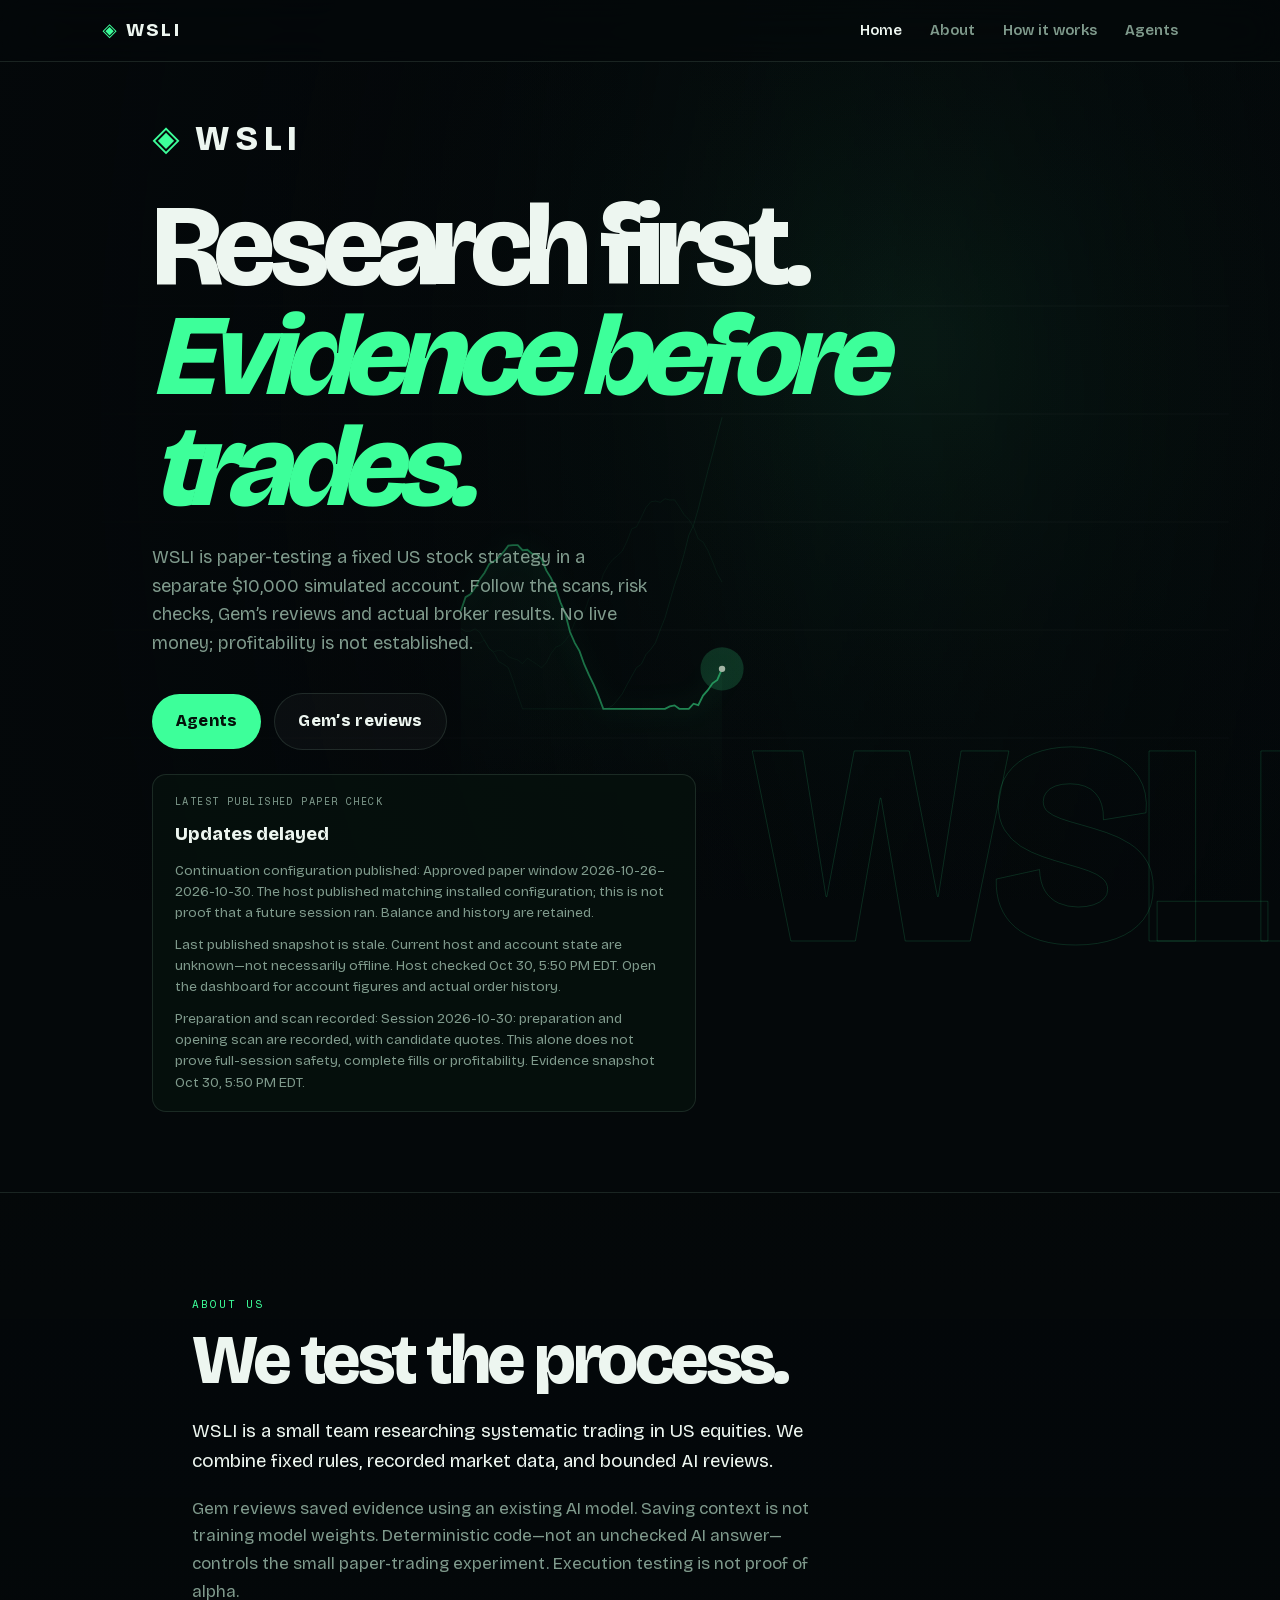
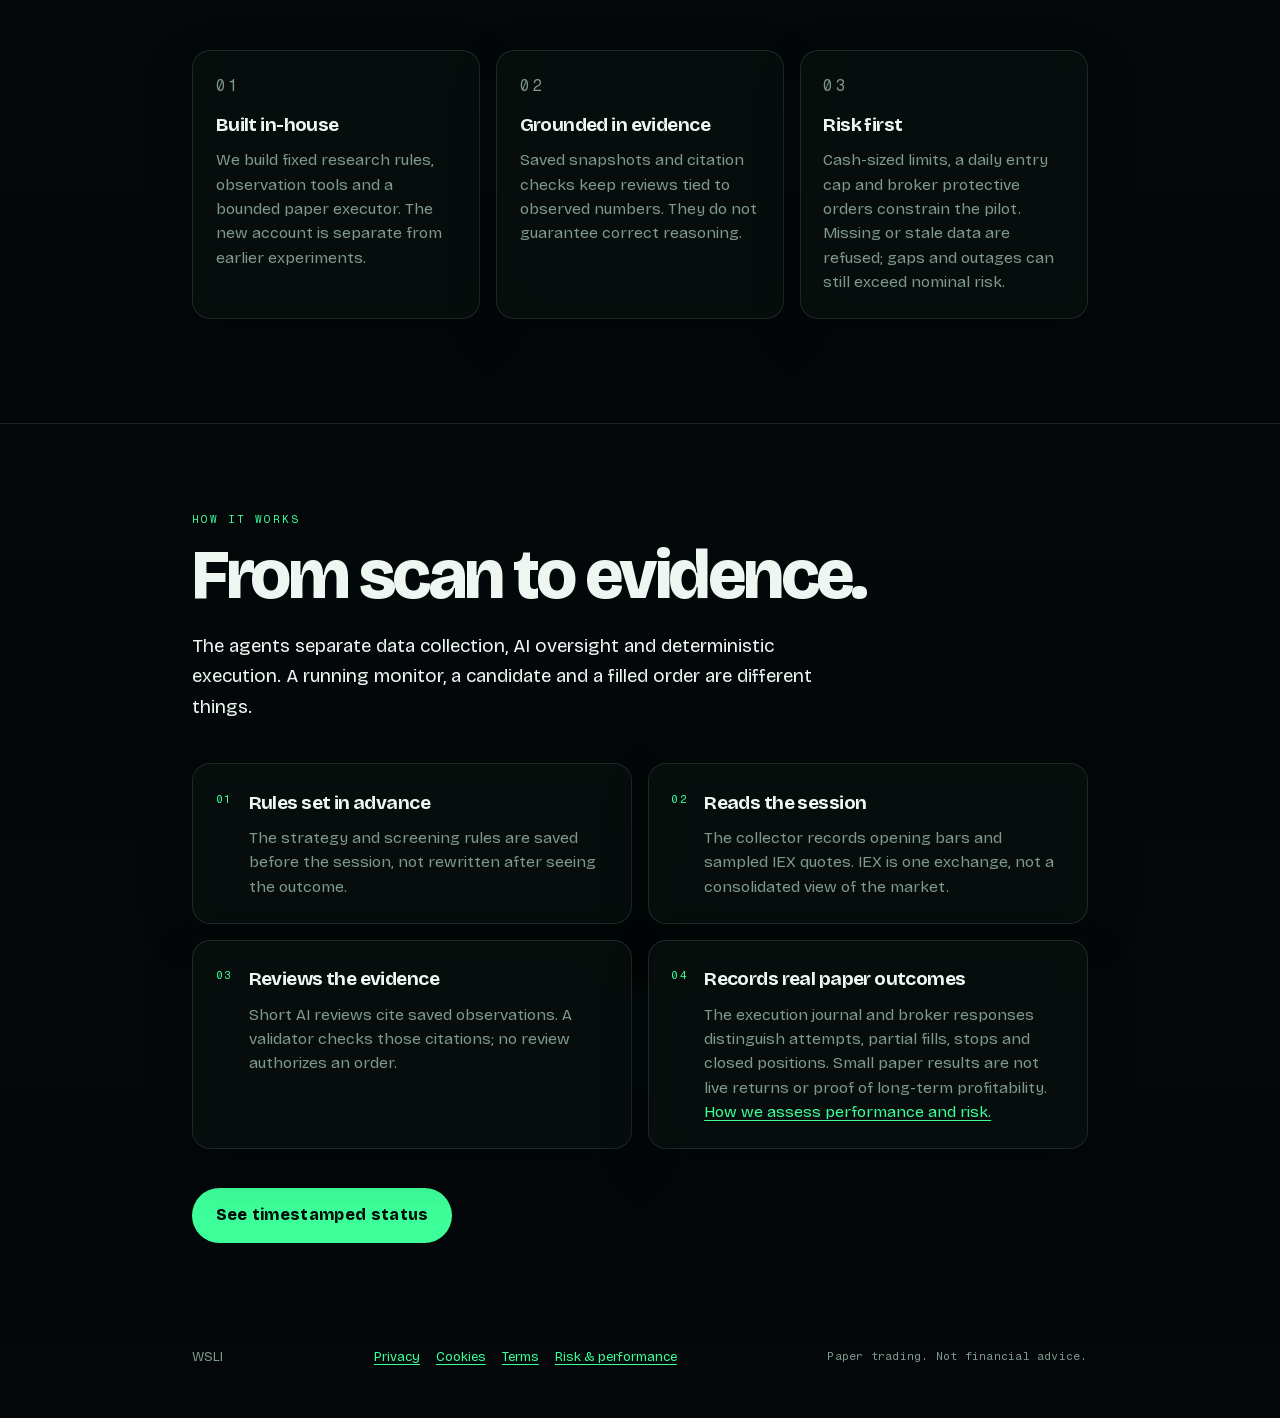
<file: index.html>
<!DOCTYPE html>
<html lang="en">
<head>
  <meta charset="UTF-8">
  <meta name="viewport" content="width=device-width, initial-scale=1.0">
  <meta name="referrer" content="no-referrer">
  <meta http-equiv="Content-Security-Policy" content="default-src 'none'; script-src 'self'; style-src 'self'; font-src 'self'; img-src 'self'; connect-src 'self' https://raw.githubusercontent.com; base-uri 'none'; form-action 'none'; upgrade-insecure-requests">
  <meta name="description" content="Follow WSLI’s evidence-based paper trading pilot, fixed rules, risk checks and actual order results.">
  <meta name="theme-color" content="#04080a">
  <meta property="og:title" content="WSLI">
  <meta property="og:description" content="Research first. Follow the agents, not claims of guaranteed profit.">
  <meta property="og:url" content="https://wslitrade.com">
  <meta property="og:type" content="website">
  <title>WSLI</title>
  <link rel="icon" href="favicon.svg" type="image/svg+xml">
  <link rel="stylesheet" href="css/styles.css?v=20261020-session-2">
</head>
<body class="home">
  <canvas id="stage" aria-hidden="true"></canvas>
  <div class="vignette" aria-hidden="true"></div>
  <div class="grain" aria-hidden="true"></div>
  <div class="brand-wash" aria-hidden="true">WSLI</div>

  <nav class="nav">
    <a href="index.html" class="logo">
      <span class="logo-mark">◈</span>
      WSLI
    </a>
    <div class="nav-links">
      <a href="index.html" class="page-link active">Home</a>
      <a href="#about" class="page-link">About</a>
      <a href="#how-it-works" class="page-link">How<span class="nav-rest"> it works</span></a>
      <a href="agents.html" class="page-link">Agents</a>
    </div>
    <div class="nav-pills">
      <div class="status-pill" id="nav-status">
        <span class="pulse-dot unknown" id="status-dot"></span>
        <span class="mono" id="status-label">Checking</span>
      </div>
      <div class="status-pill" id="market-pill">
        <span class="pulse-dot unknown" id="market-dot"></span>
        <span class="mono" id="market-label">Market</span>
      </div>
    </div>
  </nav>

  <main>
    <section class="hero">
      <p class="brand-lockup">
        <span class="logo-mark">◈</span>
        WSLI
      </p>
      <h1>Research first.<br><em>Evidence before trades.</em></h1>
      <p class="hero-line">WSLI is paper-testing a fixed US stock strategy in a separate $10,000 simulated account. Follow the scans, risk checks, Gem’s reviews and actual broker results. No live money; profitability is not established.</p>
      <div class="hero-actions">
        <a class="btn-primary" href="agents.html">Agents</a>
        <a class="btn-ghost" href="agents.html#reviews">Gem’s reviews</a>
      </div>
      <div class="home-progress" aria-live="polite">
        <p class="card-kicker mono">Latest published paper check</p>
        <p id="home-paper-state">Loading verified progress…</p>
        <p id="home-continuation" class="card-meta" hidden></p>
        <p id="home-paper-detail" class="card-meta">No activity is inferred before a snapshot arrives.</p>
        <p id="home-session-evidence" class="card-meta">Recorded session evidence not yet loaded.</p>
      </div>
    </section>

    <section id="about" class="home-band">
      <div class="home-band-inner">
        <p class="eyebrow mono">About us</p>
        <h2>We test the process.</h2>
        <p class="lead">WSLI is a small team researching systematic trading in US equities. We combine fixed rules, recorded market data, and bounded AI reviews.</p>
        <p class="band-copy">Gem reviews saved evidence using an existing AI model. Saving context is not training model weights. Deterministic code—not an unchecked AI answer—controls the small paper-trading experiment. Execution testing is not proof of alpha.</p>
        <div class="pillars">
          <article class="pillar">
            <p class="card-kicker mono">01</p>
            <h3>Built in-house</h3>
            <p>We build fixed research rules, observation tools and a bounded paper executor. The new account is separate from earlier experiments.</p>
          </article>
          <article class="pillar">
            <p class="card-kicker mono">02</p>
            <h3>Grounded in evidence</h3>
            <p>Saved snapshots and citation checks keep reviews tied to observed numbers. They do not guarantee correct reasoning.</p>
          </article>
          <article class="pillar">
            <p class="card-kicker mono">03</p>
            <h3>Risk first</h3>
            <p>Cash-sized limits, a daily entry cap and broker protective orders constrain the pilot. Missing or stale data are refused; gaps and outages can still exceed nominal risk.</p>
          </article>
        </div>
      </div>
    </section>

    <section id="how-it-works" class="home-band home-band-tight">
      <div class="home-band-inner">
        <p class="eyebrow mono">How it works</p>
        <h2>From scan to evidence.</h2>
        <p class="lead">The agents separate data collection, AI oversight and deterministic execution. A running monitor, a candidate and a filled order are different things.</p>
        <ol class="steps">
          <li>
            <span class="step-num mono">01</span>
            <div>
              <h3>Rules set in advance</h3>
              <p>The strategy and screening rules are saved before the session, not rewritten after seeing the outcome.</p>
            </div>
          </li>
          <li>
            <span class="step-num mono">02</span>
            <div>
              <h3>Reads the session</h3>
              <p>The collector records opening bars and sampled IEX quotes. IEX is one exchange, not a consolidated view of the market.</p>
            </div>
          </li>
          <li>
            <span class="step-num mono">03</span>
            <div>
              <h3>Reviews the evidence</h3>
              <p>Short AI reviews cite saved observations. A validator checks those citations; no review authorizes an order.</p>
            </div>
          </li>
          <li>
            <span class="step-num mono">04</span>
            <div>
              <h3>Records real paper outcomes</h3>
              <p>The execution journal and broker responses distinguish attempts, partial fills, stops and closed positions. Small paper results are not live returns or proof of long-term profitability. <a href="risk.html">How we assess performance and risk.</a></p>
            </div>
          </li>
        </ol>
        <a class="btn-primary" href="agents.html">See timestamped status</a>
      </div>
    </section>
  </main>

  <footer class="footer">
    <span>WSLI</span>
    <nav class="footer-links" aria-label="Policies"><a href="privacy.html">Privacy</a><a href="cookies.html">Cookies</a><a href="terms.html">Terms</a><a href="risk.html">Risk &amp; performance</a></nav>
    <span class="footer-note mono">Paper trading. Not financial advice.</span>
  </footer>

  <script src="js/field.js"></script>
  <script src="js/status.js?v=20261023-renewal"></script>
  <script src="js/paper-feed.js?v=20261015-freshest"></script>
  <script src="js/home.js?v=20261023-renewal"></script>
</body>
</html>
</file>
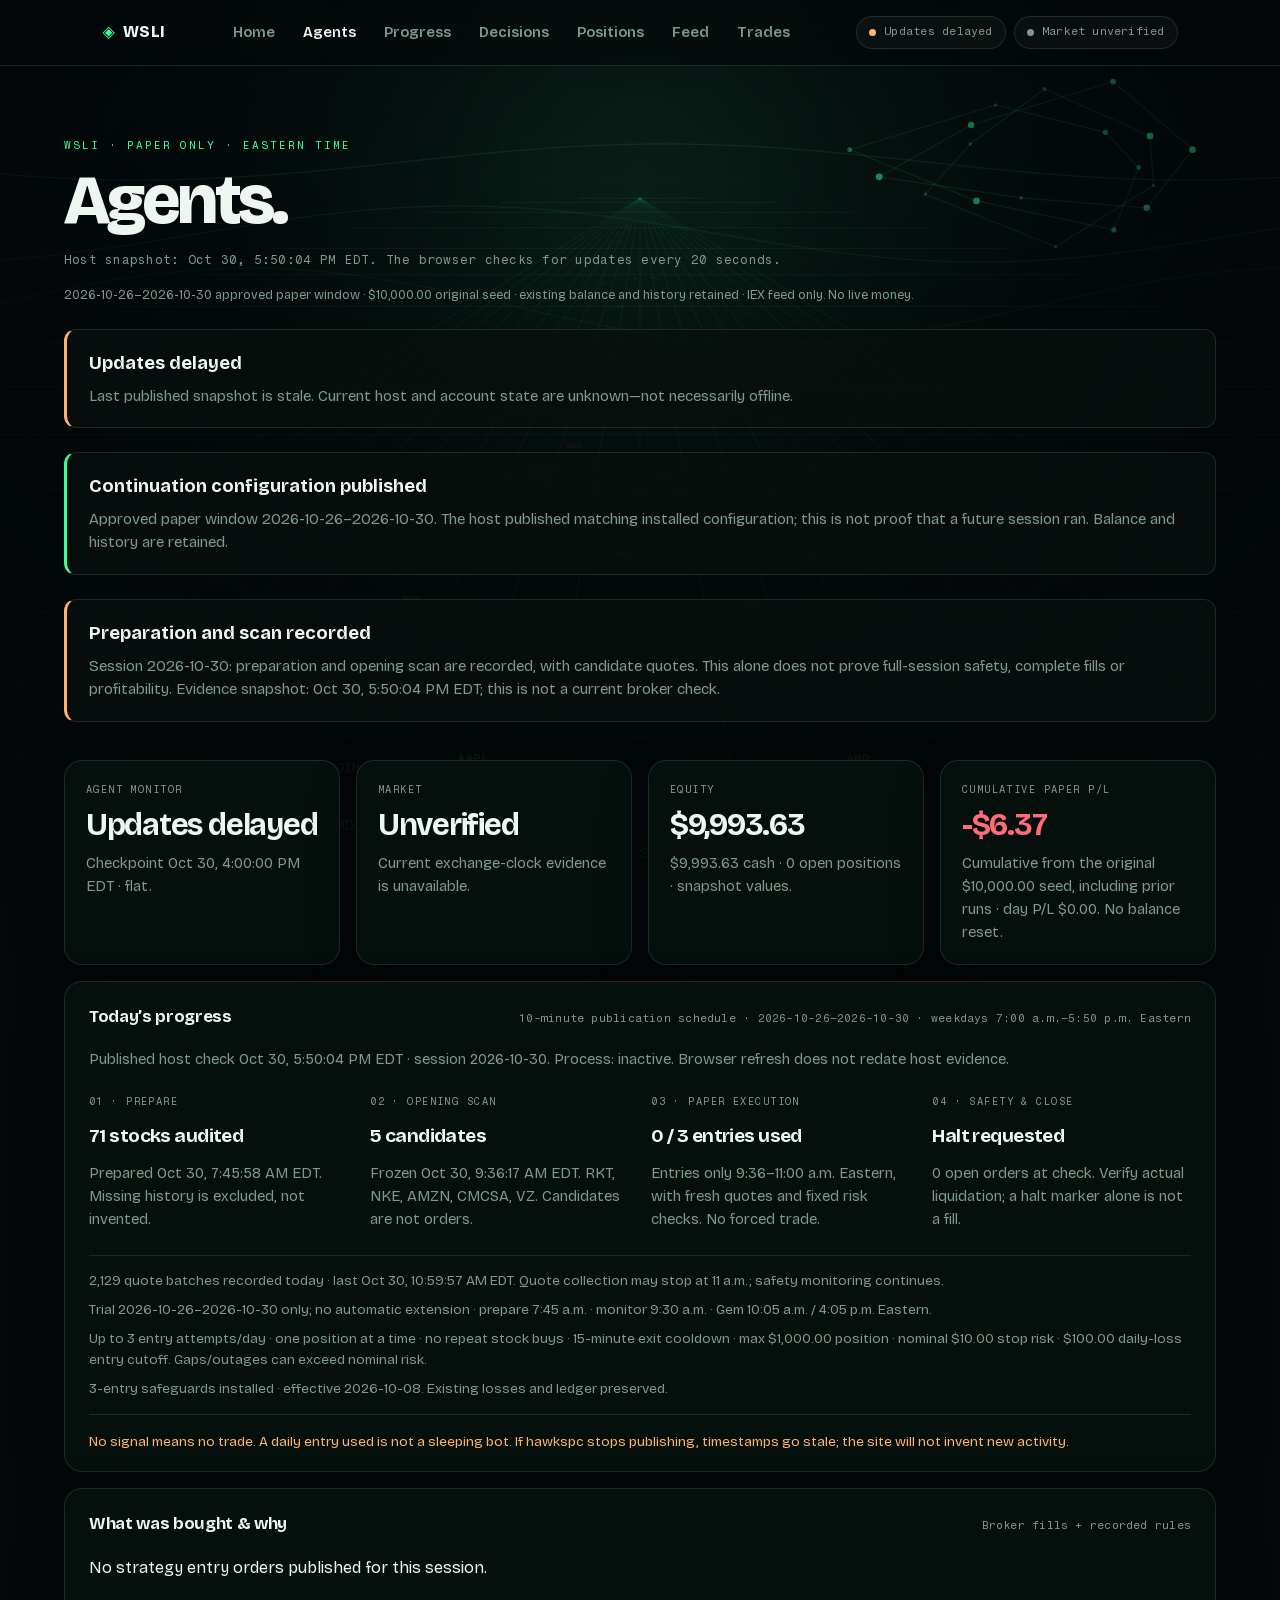
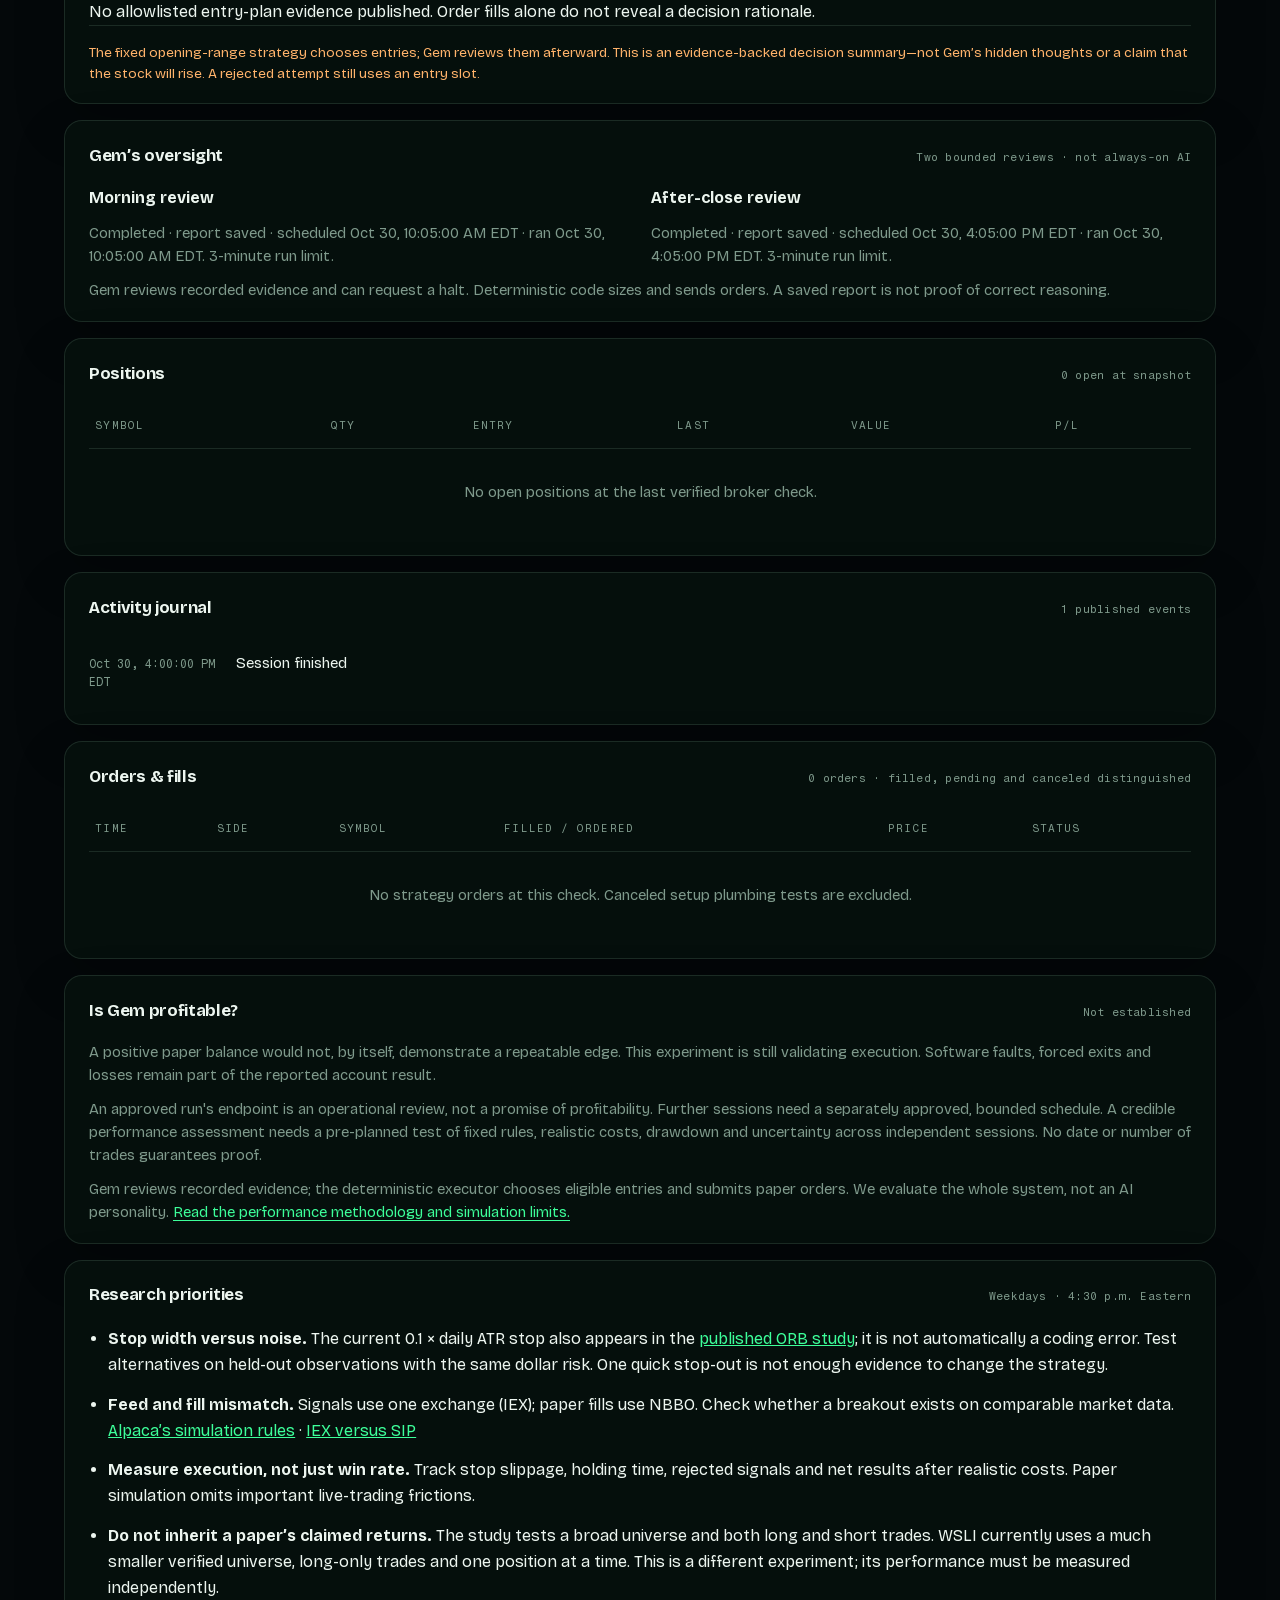
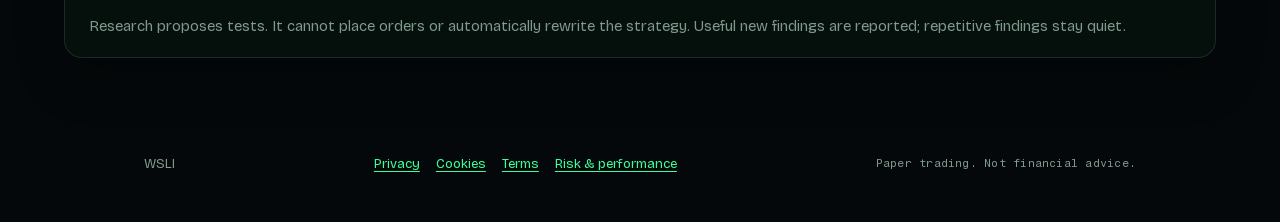
<file: agents.html>
<!DOCTYPE html>
<html lang="en">
<head>
  <meta charset="UTF-8">
  <meta name="viewport" content="width=device-width, initial-scale=1.0">
  <meta name="referrer" content="no-referrer">
  <meta http-equiv="Content-Security-Policy" content="default-src 'none'; script-src 'self'; style-src 'self'; font-src 'self'; img-src 'self'; connect-src 'self' https://raw.githubusercontent.com; base-uri 'none'; form-action 'none'; upgrade-insecure-requests">
  <meta name="description" content="WSLI Agents — timestamped progress, Gem reviews, positions and actual order results.">
  <title>WSLI — Agents</title>
  <link rel="icon" href="favicon.svg" type="image/svg+xml">
  <link rel="stylesheet" href="css/styles.css?v=20261020-session-2">
</head>
<body>
  <canvas id="stage" aria-hidden="true"></canvas>
  <div class="vignette" aria-hidden="true"></div>

  <nav class="nav">
    <a href="index.html" class="logo">
      <span class="logo-mark">◈</span>
      WSLI
    </a>
    <div class="nav-links">
      <a href="index.html" class="page-link">Home</a>
      <a href="agents.html" class="page-link active">Agents</a>
      <a href="#heartbeat" class="jump">Progress</a>
      <a href="#decisions" class="jump">Decisions</a>
      <a href="#positions" class="jump">Positions</a>
      <a href="#feed" class="jump">Feed</a>
      <a href="#trades" class="jump">Trades</a>
    </div>
    <div class="nav-pills">
      <div class="status-pill" id="nav-status">
        <span class="pulse-dot unknown" id="status-dot"></span>
        <span class="mono" id="status-label">Checking</span>
      </div>
      <div class="status-pill" id="market-pill">
        <span class="pulse-dot unknown" id="market-dot"></span>
        <span class="mono" id="market-label">Market</span>
      </div>
    </div>
  </nav>

  <main class="desk paper-desk">
    <header class="desk-head">
      <p class="eyebrow mono">WSLI · paper only · Eastern time</p>
      <h1>Agents.</h1>
      <p class="updated mono" id="updated">Loading snapshot…</p>
      <p class="updated" id="trial-summary">The new $10,000 experiment—not the legacy NVDA account. No live money. A signal is not a fill, and paper results do not establish profitability.</p>
      <div class="progress-banner" id="progress-banner" role="status" aria-live="polite">
        <strong id="progress-label">Loading agent progress…</strong>
        <span id="progress-detail">Reading the latest host-published snapshot.</span>
      </div>
      <div class="progress-banner" id="continuation-banner" role="status" aria-live="polite" hidden>
        <strong id="continuation-label"></strong>
        <span id="continuation-detail"></span>
      </div>
      <div class="progress-banner" id="session-evidence-banner" role="status" aria-live="polite">
        <strong id="session-evidence-label">Checking recorded session evidence…</strong>
        <span id="session-evidence-detail">Session completeness is separate from website freshness and account flatness.</span>
      </div>
    </header>

    <section class="cards" aria-label="Status">
      <article class="card" id="card-bot">
        <p class="card-kicker mono">Agent monitor</p>
        <h2 id="bot-state">—</h2>
        <p class="card-meta" id="bot-meta">Supervisor status—not gateway connectivity.</p>
      </article>
      <article class="card" id="card-market">
        <p class="card-kicker mono">Market</p>
        <h2 id="market-state">—</h2>
        <p class="card-meta" id="market-meta">US equities session</p>
      </article>
      <article class="card" id="card-account">
        <p class="card-kicker mono">Equity</p>
        <h2 id="account-value">—</h2>
        <p class="card-meta" id="account-meta">Alpaca paper</p>
      </article>
      <article class="card" id="card-power">
        <p class="card-kicker mono">Cumulative paper P/L</p>
        <h2 id="power-value">—</h2>
        <p class="card-meta" id="power-meta">Compared with the $10,000 starting balance.</p>
      </article>
    </section>

    <section id="heartbeat" class="panel" aria-labelledby="heartbeat-heading">
      <div class="panel-head">
        <h2 id="heartbeat-heading">Today’s progress</h2>
        <p class="mono muted" id="heartbeat-publication">Checking publication…</p>
      </div>
      <p class="card-meta" id="heartbeat-checked">No current monitoring evidence loaded.</p>
      <div class="pilot-progress-grid">
        <article>
          <p class="card-kicker mono">01 · Prepare</p>
          <h3 id="prepare-state">—</h3>
          <p class="card-meta" id="prepare-detail">Only stocks with verified history enter the universe.</p>
        </article>
        <article>
          <p class="card-kicker mono">02 · Opening scan</p>
          <h3 id="scan-state">—</h3>
          <p class="card-meta" id="scan-detail">The first five-minute range is checked after 9:36 a.m.</p>
        </article>
        <article>
          <p class="card-kicker mono">03 · Paper execution</p>
          <h3 id="entry-state">—</h3>
          <p class="card-meta" id="entry-detail">Checking the verified session entry limit.</p>
        </article>
        <article>
          <p class="card-kicker mono">04 · Safety &amp; close</p>
          <h3 id="safety-state">—</h3>
          <p class="card-meta" id="safety-detail">Code manages protective orders and closing reconciliation.</p>
        </article>
      </div>
      <div class="pilot-schedule">
        <p id="collector-detail">Quote observations not yet loaded.</p>
        <p id="collector-schedule">Schedule not yet loaded.</p>
        <p id="risk-detail">Fixed cash-sized limits. Nominal stop risk is not a guaranteed maximum loss.</p>
        <p id="policy-change">Entry-policy change not yet verified.</p>
      </div>
      <p class="heartbeat-notice">No signal means no trade. A daily entry used is not a sleeping bot. If hawkspc stops publishing, timestamps go stale; the site will not invent new activity.</p>
    </section>

    <section id="decisions" class="panel" aria-labelledby="decisions-heading">
      <div class="panel-head"><h2 id="decisions-heading">What was bought &amp; why</h2><p class="mono muted">Broker fills + recorded rules</p></div>
      <div id="trade-summary" class="trade-summary-grid"><p class="card-meta">Waiting for verified fills.</p></div>
      <div id="decision-list" class="decision-list"><p class="card-meta">No decision evidence loaded.</p></div>
      <p class="heartbeat-notice">The fixed opening-range strategy chooses entries; Gem reviews them afterward. This is an evidence-backed decision summary—not Gem’s hidden thoughts or a claim that the stock will rise. A rejected attempt still uses an entry slot.</p>
    </section>

    <section id="reviews" class="panel" aria-labelledby="reviews-heading">
      <div class="panel-head"><h2 id="reviews-heading">Gem’s oversight</h2><p class="mono muted">Two bounded reviews · not always-on AI</p></div>
      <ul class="review-list pilot-review-list" id="review-list"><li>No review evidence loaded.</li></ul>
      <p class="card-meta">Gem reviews recorded evidence and can request a halt. Deterministic code sizes and sends orders. A saved report is not proof of correct reasoning.</p>
    </section>

    <section id="positions" class="panel">
      <div class="panel-head">
        <h2>Positions</h2>
        <p class="mono muted" id="position-count">Checking</p>
      </div>
      <div class="table-wrap">
        <table>
          <thead>
            <tr>
              <th>Symbol</th>
              <th>Qty</th>
              <th>Entry</th>
              <th>Last</th>
              <th>Value</th>
              <th>P/L</th>
            </tr>
          </thead>
          <tbody id="position-body">
            <tr><td colspan="6" class="empty">Waiting for verified paper-account positions.</td></tr>
          </tbody>
        </table>
      </div>
    </section>

    <section id="feed" class="panel">
      <div class="panel-head">
        <h2>Activity journal</h2>
        <p class="mono muted" id="feed-count">Checking</p>
      </div>
      <ol class="feed" id="feed-list">
        <li class="feed-empty">Waiting for published execution evidence.</li>
      </ol>
    </section>

    <section id="trades" class="panel">
      <div class="panel-head">
        <h2>Orders &amp; fills</h2>
        <p class="mono muted" id="trade-count">Checking</p>
      </div>
      <div class="table-wrap">
        <table>
          <thead>
            <tr>
              <th>Time</th>
              <th>Side</th>
              <th>Symbol</th>
              <th>Filled / ordered</th>
              <th>Price</th>
              <th>Status</th>
            </tr>
          </thead>
          <tbody id="trade-body">
            <tr><td colspan="6" class="empty">Waiting for verified order history. Canceled setup tests are excluded.</td></tr>
          </tbody>
        </table>
      </div>
    </section>

    <section class="panel" aria-labelledby="profitability-heading">
      <div class="panel-head"><h2 id="profitability-heading">Is Gem profitable?</h2><p class="mono muted">Not established</p></div>
      <p class="card-meta">A positive paper balance would not, by itself, demonstrate a repeatable edge. This experiment is still validating execution. Software faults, forced exits and losses remain part of the reported account result.</p>
      <p class="card-meta">An approved run's endpoint is an operational review, not a promise of profitability. Further sessions need a separately approved, bounded schedule. A credible performance assessment needs a pre-planned test of fixed rules, realistic costs, drawdown and uncertainty across independent sessions. No date or number of trades guarantees proof.</p>
      <p class="card-meta">Gem reviews recorded evidence; the deterministic executor chooses eligible entries and submits paper orders. We evaluate the whole system, not an AI personality. <a href="risk.html">Read the performance methodology and simulation limits.</a></p>
    </section>

    <section class="panel" aria-labelledby="research-heading">
      <div class="panel-head"><h2 id="research-heading">Research priorities</h2><p class="mono muted">Weekdays · 4:30 p.m. Eastern</p></div>
      <ul class="research-list">
        <li><strong>Stop width versus noise.</strong> The current 0.1 × daily ATR stop also appears in the <a href="https://papers.ssrn.com/sol3/papers.cfm?abstract_id=4729284" target="_blank" rel="noopener noreferrer">published ORB study</a>; it is not automatically a coding error. Test alternatives on held-out observations with the same dollar risk. One quick stop-out is not enough evidence to change the strategy.</li>
        <li><strong>Feed and fill mismatch.</strong> Signals use one exchange (IEX); paper fills use NBBO. Check whether a breakout exists on comparable market data. <a href="https://docs.alpaca.markets/us/docs/paper-trading" target="_blank" rel="noopener noreferrer">Alpaca’s simulation rules</a> · <a href="https://docs.alpaca.markets/us/docs/market-data-faq" target="_blank" rel="noopener noreferrer">IEX versus SIP</a></li>
        <li><strong>Measure execution, not just win rate.</strong> Track stop slippage, holding time, rejected signals and net results after realistic costs. Paper simulation omits important live-trading frictions.</li>
        <li><strong>Do not inherit a paper’s claimed returns.</strong> The study tests a broad universe and both long and short trades. WSLI currently uses a much smaller verified universe, long-only trades and one position at a time. This is a different experiment; its performance must be measured independently.</li>
      </ul>
      <p class="card-meta">Research proposes tests. It cannot place orders or automatically rewrite the strategy. Useful new findings are reported; repetitive findings stay quiet.</p>
    </section>
  </main>

  <footer class="footer">
    <span>WSLI</span>
    <nav class="footer-links" aria-label="Policies"><a href="privacy.html">Privacy</a><a href="cookies.html">Cookies</a><a href="terms.html">Terms</a><a href="risk.html">Risk &amp; performance</a></nav>
    <span class="footer-note mono">Paper trading. Not financial advice.</span>
  </footer>

  <script src="js/stage.js"></script>
  <script src="js/status.js?v=20261023-renewal"></script>
  <script src="js/paper-feed.js?v=20261015-freshest"></script>
  <script src="js/trade-details.js?v=20261007-2"></script>
  <script src="js/paper.js?v=20261023-renewal"></script>
</body>
</html>
</file>
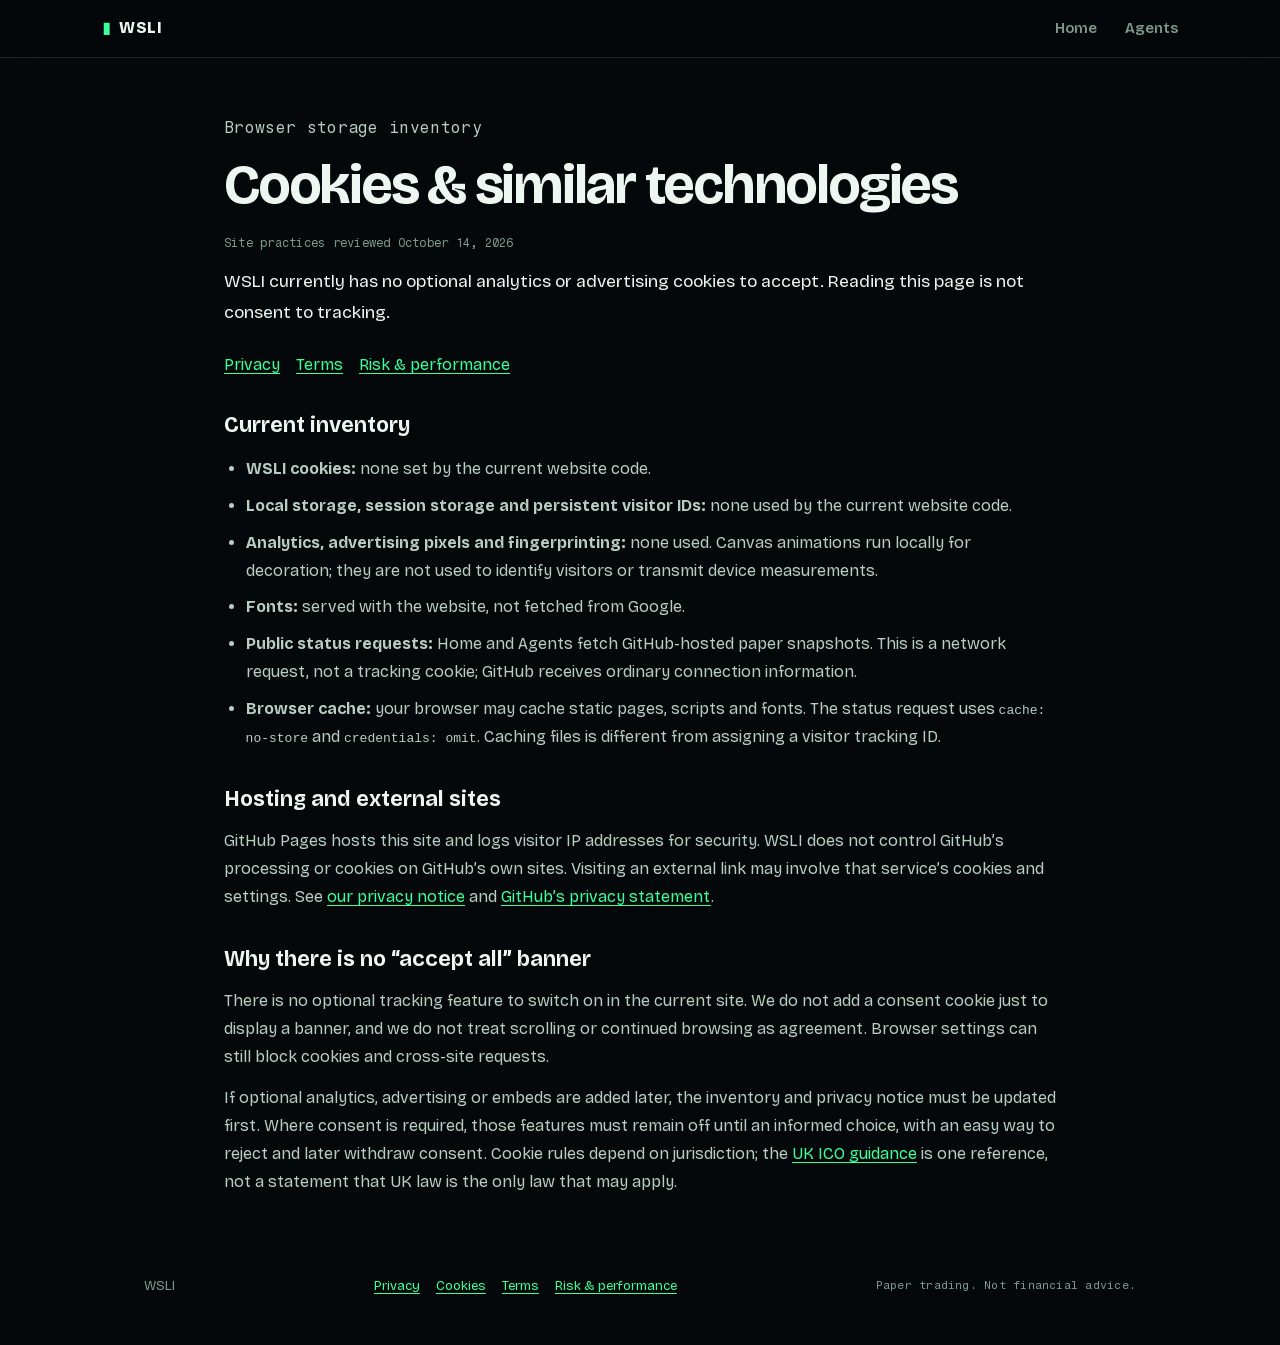
<file: cookies.html>
<!DOCTYPE html>
<html lang="en">
<head>
  <meta charset="UTF-8">
  <meta name="viewport" content="width=device-width, initial-scale=1.0">
  <meta name="referrer" content="no-referrer">
  <meta http-equiv="Content-Security-Policy" content="default-src 'none'; script-src 'self'; style-src 'self'; font-src 'self'; img-src 'self'; connect-src 'self' https://raw.githubusercontent.com; base-uri 'none'; form-action 'none'; upgrade-insecure-requests">
  <meta name="description" content="WSLI’s cookie and browser-storage inventory. No site analytics, advertising cookies or consent tracking are currently used.">
  <title>Cookies — WSLI</title>
  <link rel="icon" href="favicon.svg" type="image/svg+xml">
  <link rel="stylesheet" href="css/styles.css?v=20261014-privacy">
</head>
<body>
  <nav class="nav" aria-label="Main navigation"><a class="logo" href="index.html"><span class="logo-mark">▮</span> WSLI</a><div class="nav-links"><a href="index.html">Home</a><a href="agents.html">Agents</a></div></nav>
  <main class="policy-main">
    <p class="mono muted">Browser storage inventory</p>
    <h1>Cookies &amp; similar technologies</h1>
    <p class="policy-date mono">Site practices reviewed October 14, 2026</p>
    <p class="policy-lead">WSLI currently has no optional analytics or advertising cookies to accept. Reading this page is not consent to tracking.</p>
    <nav class="policy-nav" aria-label="Related policies"><a href="privacy.html">Privacy</a><a href="terms.html">Terms</a><a href="risk.html">Risk &amp; performance</a></nav>

    <h2>Current inventory</h2>
    <ul>
      <li><strong>WSLI cookies:</strong> none set by the current website code.</li>
      <li><strong>Local storage, session storage and persistent visitor IDs:</strong> none used by the current website code.</li>
      <li><strong>Analytics, advertising pixels and fingerprinting:</strong> none used. Canvas animations run locally for decoration; they are not used to identify visitors or transmit device measurements.</li>
      <li><strong>Fonts:</strong> served with the website, not fetched from Google.</li>
      <li><strong>Public status requests:</strong> Home and Agents fetch GitHub-hosted paper snapshots. This is a network request, not a tracking cookie; GitHub receives ordinary connection information.</li>
      <li><strong>Browser cache:</strong> your browser may cache static pages, scripts and fonts. The status request uses <code>cache: no-store</code> and <code>credentials: omit</code>. Caching files is different from assigning a visitor tracking ID.</li>
    </ul>

    <h2>Hosting and external sites</h2>
    <p>GitHub Pages hosts this site and logs visitor IP addresses for security. WSLI does not control GitHub’s processing or cookies on GitHub’s own sites. Visiting an external link may involve that service’s cookies and settings. See <a href="privacy.html">our privacy notice</a> and <a href="https://docs.github.com/en/site-policy/privacy-policies/github-general-privacy-statement" rel="noopener noreferrer">GitHub’s privacy statement</a>.</p>

    <h2>Why there is no “accept all” banner</h2>
    <p>There is no optional tracking feature to switch on in the current site. We do not add a consent cookie just to display a banner, and we do not treat scrolling or continued browsing as agreement. Browser settings can still block cookies and cross-site requests.</p>
    <p>If optional analytics, advertising or embeds are added later, the inventory and privacy notice must be updated first. Where consent is required, those features must remain off until an informed choice, with an easy way to reject and later withdraw consent. Cookie rules depend on jurisdiction; the <a href="https://ico.org.uk/for-organisations/direct-marketing-and-privacy-and-electronic-communications/guide-to-pecr/cookies-and-similar-technologies/" rel="noopener noreferrer">UK ICO guidance</a> is one reference, not a statement that UK law is the only law that may apply.</p>
  </main>
  <footer class="footer"><span>WSLI</span><nav class="footer-links" aria-label="Policies"><a href="privacy.html">Privacy</a><a href="cookies.html" aria-current="page">Cookies</a><a href="terms.html">Terms</a><a href="risk.html">Risk &amp; performance</a></nav><span class="footer-note mono">Paper trading. Not financial advice.</span></footer>
</body>
</html>
</file>
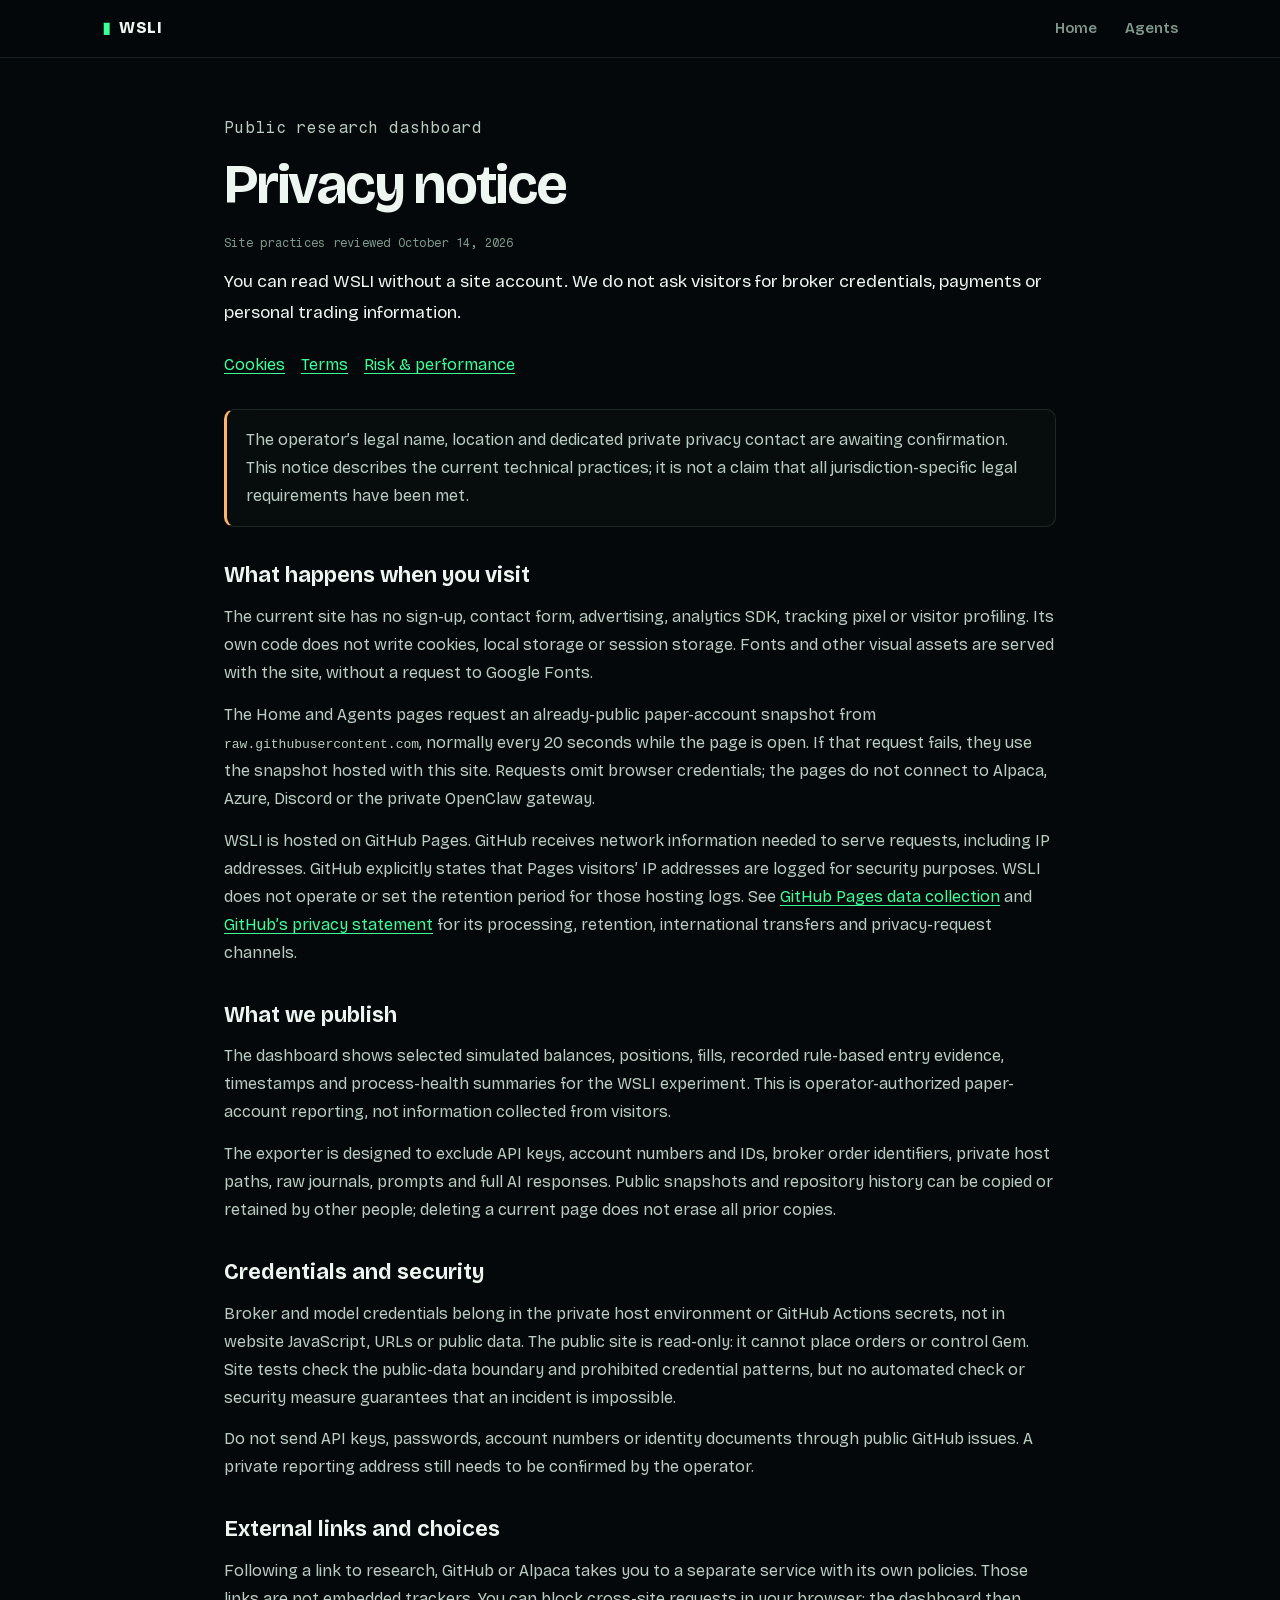
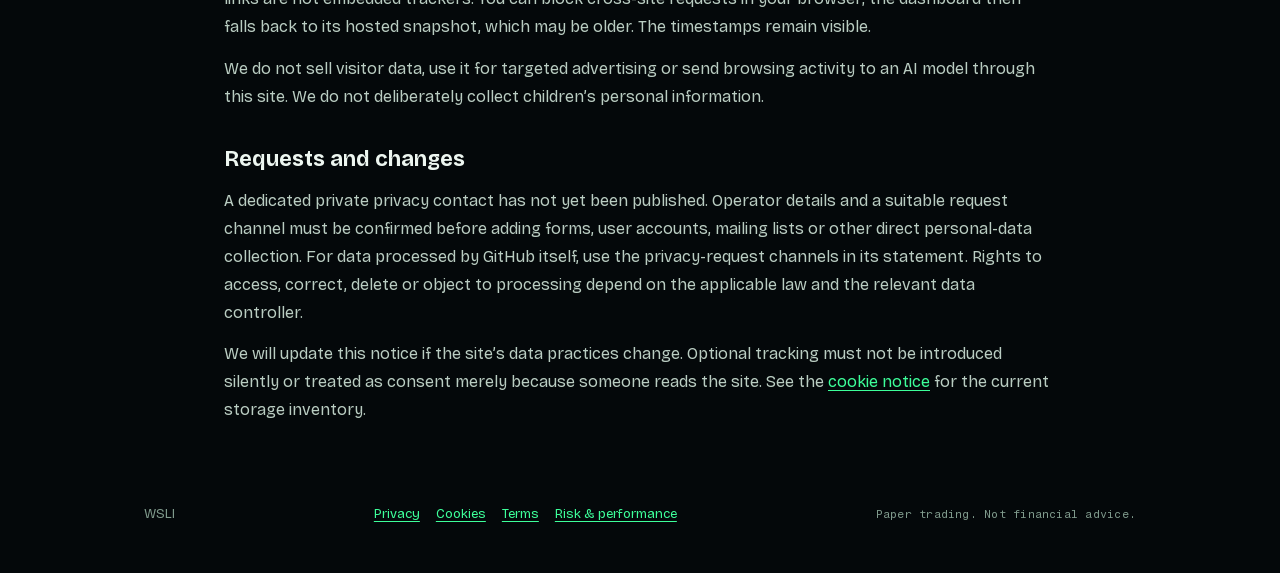
<file: privacy.html>
<!DOCTYPE html>
<html lang="en">
<head>
  <meta charset="UTF-8">
  <meta name="viewport" content="width=device-width, initial-scale=1.0">
  <meta name="referrer" content="no-referrer">
  <meta http-equiv="Content-Security-Policy" content="default-src 'none'; script-src 'self'; style-src 'self'; font-src 'self'; img-src 'self'; connect-src 'self' https://raw.githubusercontent.com; base-uri 'none'; form-action 'none'; upgrade-insecure-requests">
  <meta name="description" content="What the WSLI research dashboard collects, what GitHub hosting receives, and how private trading credentials are kept out of the public site.">
  <title>Privacy — WSLI</title>
  <link rel="icon" href="favicon.svg" type="image/svg+xml">
  <link rel="stylesheet" href="css/styles.css?v=20261014-privacy">
</head>
<body>
  <nav class="nav" aria-label="Main navigation"><a class="logo" href="index.html"><span class="logo-mark">▮</span> WSLI</a><div class="nav-links"><a href="index.html">Home</a><a href="agents.html">Agents</a></div></nav>
  <main class="policy-main">
    <p class="mono muted">Public research dashboard</p>
    <h1>Privacy notice</h1>
    <p class="policy-date mono">Site practices reviewed October 14, 2026</p>
    <p class="policy-lead">You can read WSLI without a site account. We do not ask visitors for broker credentials, payments or personal trading information.</p>
    <nav class="policy-nav" aria-label="Related policies"><a href="cookies.html">Cookies</a><a href="terms.html">Terms</a><a href="risk.html">Risk &amp; performance</a></nav>
    <aside class="policy-note" aria-label="Operator details pending"><p>The operator’s legal name, location and dedicated private privacy contact are awaiting confirmation. This notice describes the current technical practices; it is not a claim that all jurisdiction-specific legal requirements have been met.</p></aside>

    <h2>What happens when you visit</h2>
    <p>The current site has no sign-up, contact form, advertising, analytics SDK, tracking pixel or visitor profiling. Its own code does not write cookies, local storage or session storage. Fonts and other visual assets are served with the site, without a request to Google Fonts.</p>
    <p>The Home and Agents pages request an already-public paper-account snapshot from <code>raw.githubusercontent.com</code>, normally every 20 seconds while the page is open. If that request fails, they use the snapshot hosted with this site. Requests omit browser credentials; the pages do not connect to Alpaca, Azure, Discord or the private OpenClaw gateway.</p>
    <p>WSLI is hosted on GitHub Pages. GitHub receives network information needed to serve requests, including IP addresses. GitHub explicitly states that Pages visitors’ IP addresses are logged for security purposes. WSLI does not operate or set the retention period for those hosting logs. See <a href="https://docs.github.com/en/pages/getting-started-with-github-pages/what-is-github-pages#data-collection" rel="noopener noreferrer">GitHub Pages data collection</a> and <a href="https://docs.github.com/en/site-policy/privacy-policies/github-general-privacy-statement" rel="noopener noreferrer">GitHub’s privacy statement</a> for its processing, retention, international transfers and privacy-request channels.</p>

    <h2>What we publish</h2>
    <p>The dashboard shows selected simulated balances, positions, fills, recorded rule-based entry evidence, timestamps and process-health summaries for the WSLI experiment. This is operator-authorized paper-account reporting, not information collected from visitors.</p>
    <p>The exporter is designed to exclude API keys, account numbers and IDs, broker order identifiers, private host paths, raw journals, prompts and full AI responses. Public snapshots and repository history can be copied or retained by other people; deleting a current page does not erase all prior copies.</p>

    <h2>Credentials and security</h2>
    <p>Broker and model credentials belong in the private host environment or GitHub Actions secrets, not in website JavaScript, URLs or public data. The public site is read-only: it cannot place orders or control Gem. Site tests check the public-data boundary and prohibited credential patterns, but no automated check or security measure guarantees that an incident is impossible.</p>
    <p>Do not send API keys, passwords, account numbers or identity documents through public GitHub issues. A private reporting address still needs to be confirmed by the operator.</p>

    <h2>External links and choices</h2>
    <p>Following a link to research, GitHub or Alpaca takes you to a separate service with its own policies. Those links are not embedded trackers. You can block cross-site requests in your browser; the dashboard then falls back to its hosted snapshot, which may be older. The timestamps remain visible.</p>
    <p>We do not sell visitor data, use it for targeted advertising or send browsing activity to an AI model through this site. We do not deliberately collect children’s personal information.</p>

    <h2>Requests and changes</h2>
    <p>A dedicated private privacy contact has not yet been published. Operator details and a suitable request channel must be confirmed before adding forms, user accounts, mailing lists or other direct personal-data collection. For data processed by GitHub itself, use the privacy-request channels in its statement. Rights to access, correct, delete or object to processing depend on the applicable law and the relevant data controller.</p>
    <p>We will update this notice if the site’s data practices change. Optional tracking must not be introduced silently or treated as consent merely because someone reads the site. See the <a href="cookies.html">cookie notice</a> for the current storage inventory.</p>
  </main>
  <footer class="footer"><span>WSLI</span><nav class="footer-links" aria-label="Policies"><a href="privacy.html" aria-current="page">Privacy</a><a href="cookies.html">Cookies</a><a href="terms.html">Terms</a><a href="risk.html">Risk &amp; performance</a></nav><span class="footer-note mono">Paper trading. Not financial advice.</span></footer>
</body>
</html>
</file>
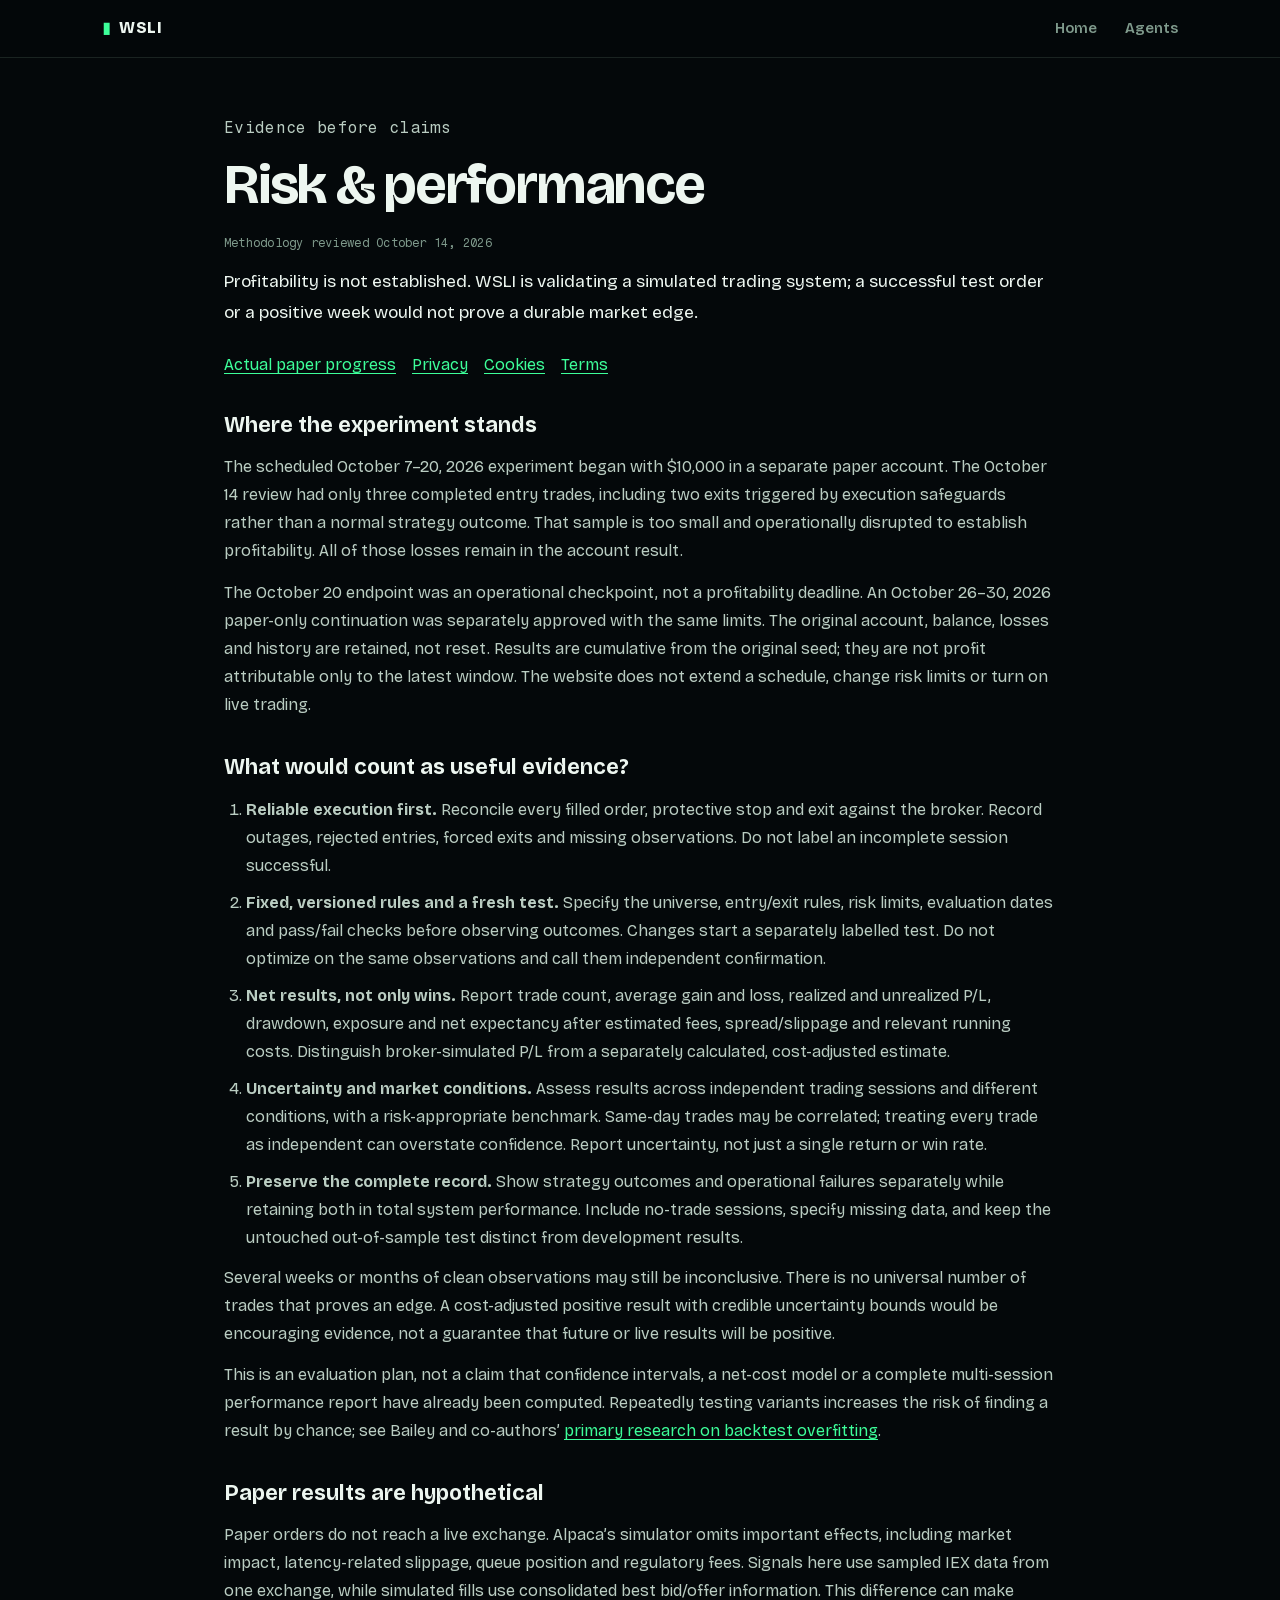
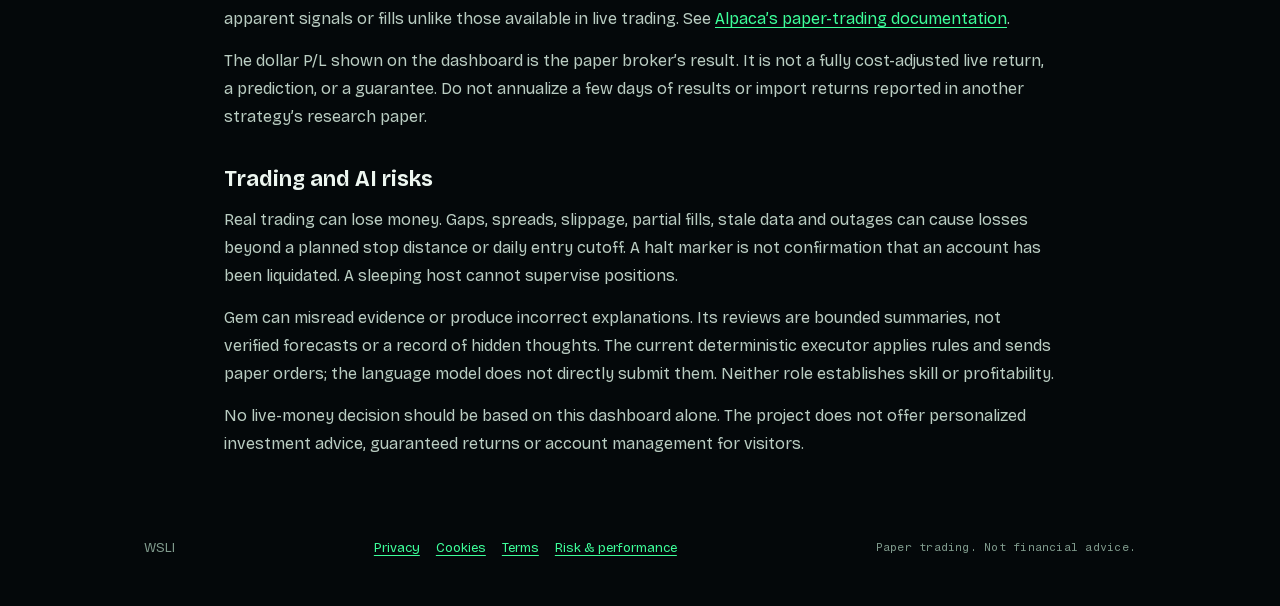
<file: risk.html>
<!DOCTYPE html>
<html lang="en">
<head>
  <meta charset="UTF-8">
  <meta name="viewport" content="width=device-width, initial-scale=1.0">
  <meta name="referrer" content="no-referrer">
  <meta http-equiv="Content-Security-Policy" content="default-src 'none'; script-src 'self'; style-src 'self'; font-src 'self'; img-src 'self'; connect-src 'self' https://raw.githubusercontent.com; base-uri 'none'; form-action 'none'; upgrade-insecure-requests">
  <meta name="description" content="Why WSLI’s paper results are not proof of profitability, how a fixed-rule system should be evaluated, and the limits of simulated fills and AI reviews.">
  <title>Risk &amp; performance — WSLI</title>
  <link rel="icon" href="favicon.svg" type="image/svg+xml">
  <link rel="stylesheet" href="css/styles.css?v=20261014-privacy">
</head>
<body>
  <nav class="nav" aria-label="Main navigation"><a class="logo" href="index.html"><span class="logo-mark">▮</span> WSLI</a><div class="nav-links"><a href="index.html">Home</a><a href="agents.html">Agents</a></div></nav>
  <main class="policy-main">
    <p class="mono muted">Evidence before claims</p>
    <h1>Risk &amp; performance</h1>
    <p class="policy-date mono">Methodology reviewed October 14, 2026</p>
    <p class="policy-lead">Profitability is not established. WSLI is validating a simulated trading system; a successful test order or a positive week would not prove a durable market edge.</p>
    <nav class="policy-nav" aria-label="Related policies"><a href="agents.html">Actual paper progress</a><a href="privacy.html">Privacy</a><a href="cookies.html">Cookies</a><a href="terms.html">Terms</a></nav>

    <h2>Where the experiment stands</h2>
    <p>The scheduled October 7–20, 2026 experiment began with $10,000 in a separate paper account. The October 14 review had only three completed entry trades, including two exits triggered by execution safeguards rather than a normal strategy outcome. That sample is too small and operationally disrupted to establish profitability. All of those losses remain in the account result.</p>
    <p>The October 20 endpoint was an operational checkpoint, not a profitability deadline. An October 26–30, 2026 paper-only continuation was separately approved with the same limits. The original account, balance, losses and history are retained, not reset. Results are cumulative from the original seed; they are not profit attributable only to the latest window. The website does not extend a schedule, change risk limits or turn on live trading.</p>

    <h2>What would count as useful evidence?</h2>
    <ol>
      <li><strong>Reliable execution first.</strong> Reconcile every filled order, protective stop and exit against the broker. Record outages, rejected entries, forced exits and missing observations. Do not label an incomplete session successful.</li>
      <li><strong>Fixed, versioned rules and a fresh test.</strong> Specify the universe, entry/exit rules, risk limits, evaluation dates and pass/fail checks before observing outcomes. Changes start a separately labelled test. Do not optimize on the same observations and call them independent confirmation.</li>
      <li><strong>Net results, not only wins.</strong> Report trade count, average gain and loss, realized and unrealized P/L, drawdown, exposure and net expectancy after estimated fees, spread/slippage and relevant running costs. Distinguish broker-simulated P/L from a separately calculated, cost-adjusted estimate.</li>
      <li><strong>Uncertainty and market conditions.</strong> Assess results across independent trading sessions and different conditions, with a risk-appropriate benchmark. Same-day trades may be correlated; treating every trade as independent can overstate confidence. Report uncertainty, not just a single return or win rate.</li>
      <li><strong>Preserve the complete record.</strong> Show strategy outcomes and operational failures separately while retaining both in total system performance. Include no-trade sessions, specify missing data, and keep the untouched out-of-sample test distinct from development results.</li>
    </ol>
    <p>Several weeks or months of clean observations may still be inconclusive. There is no universal number of trades that proves an edge. A cost-adjusted positive result with credible uncertainty bounds would be encouraging evidence, not a guarantee that future or live results will be positive.</p>
    <p>This is an evaluation plan, not a claim that confidence intervals, a net-cost model or a complete multi-session performance report have already been computed. Repeatedly testing variants increases the risk of finding a result by chance; see Bailey and co-authors’ <a href="https://www.davidhbailey.com/dhbpapers/backtest-prob.pdf" rel="noopener noreferrer">primary research on backtest overfitting</a>.</p>

    <h2>Paper results are hypothetical</h2>
    <p>Paper orders do not reach a live exchange. Alpaca’s simulator omits important effects, including market impact, latency-related slippage, queue position and regulatory fees. Signals here use sampled IEX data from one exchange, while simulated fills use consolidated best bid/offer information. This difference can make apparent signals or fills unlike those available in live trading. See <a href="https://docs.alpaca.markets/us/docs/paper-trading" rel="noopener noreferrer">Alpaca’s paper-trading documentation</a>.</p>
    <p>The dollar P/L shown on the dashboard is the paper broker’s result. It is not a fully cost-adjusted live return, a prediction, or a guarantee. Do not annualize a few days of results or import returns reported in another strategy’s research paper.</p>

    <h2>Trading and AI risks</h2>
    <p>Real trading can lose money. Gaps, spreads, slippage, partial fills, stale data and outages can cause losses beyond a planned stop distance or daily entry cutoff. A halt marker is not confirmation that an account has been liquidated. A sleeping host cannot supervise positions.</p>
    <p>Gem can misread evidence or produce incorrect explanations. Its reviews are bounded summaries, not verified forecasts or a record of hidden thoughts. The current deterministic executor applies rules and sends paper orders; the language model does not directly submit them. Neither role establishes skill or profitability.</p>
    <p>No live-money decision should be based on this dashboard alone. The project does not offer personalized investment advice, guaranteed returns or account management for visitors.</p>
  </main>
  <footer class="footer"><span>WSLI</span><nav class="footer-links" aria-label="Policies"><a href="privacy.html">Privacy</a><a href="cookies.html">Cookies</a><a href="terms.html">Terms</a><a href="risk.html" aria-current="page">Risk &amp; performance</a></nav><span class="footer-note mono">Paper trading. Not financial advice.</span></footer>
</body>
</html>
</file>
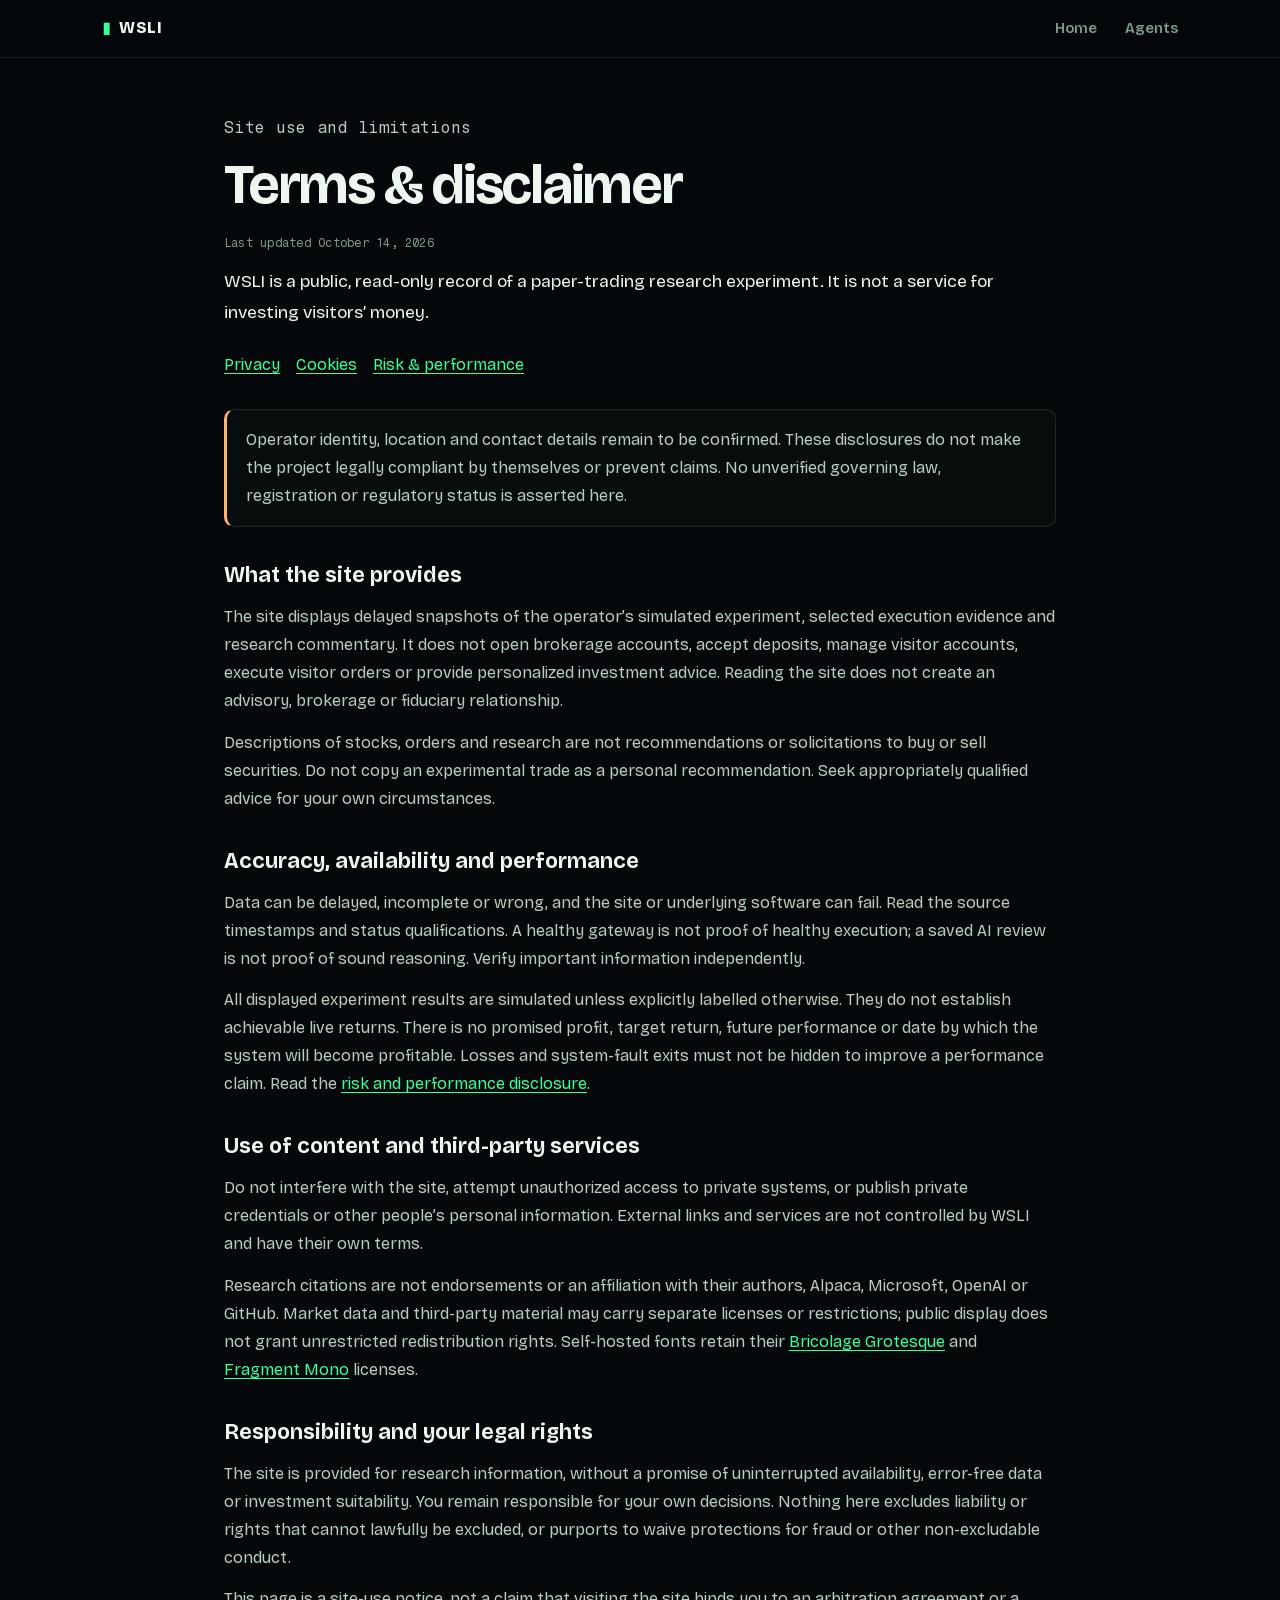
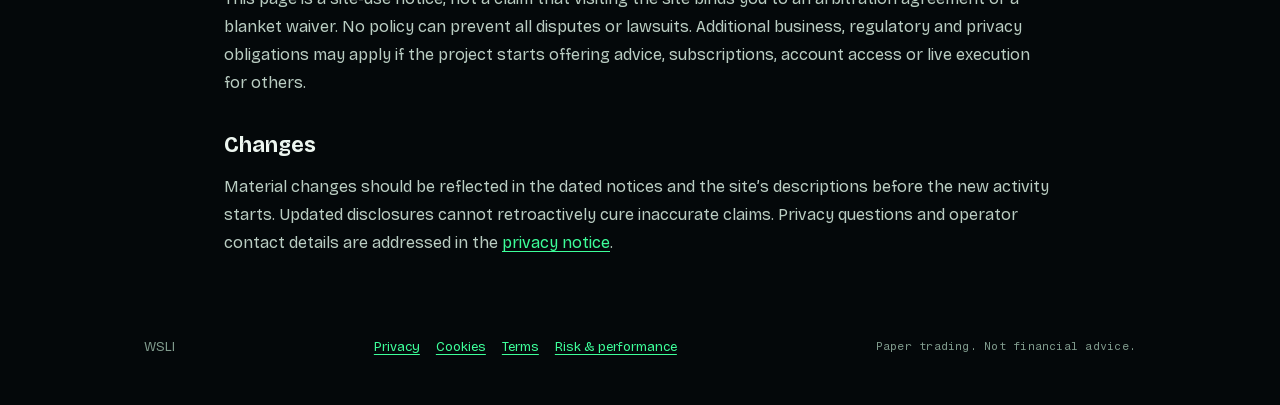
<file: terms.html>
<!DOCTYPE html>
<html lang="en">
<head>
  <meta charset="UTF-8">
  <meta name="viewport" content="width=device-width, initial-scale=1.0">
  <meta name="referrer" content="no-referrer">
  <meta http-equiv="Content-Security-Policy" content="default-src 'none'; script-src 'self'; style-src 'self'; font-src 'self'; img-src 'self'; connect-src 'self' https://raw.githubusercontent.com; base-uri 'none'; form-action 'none'; upgrade-insecure-requests">
  <meta name="description" content="Scope, permitted use and limitations of the WSLI paper-trading research dashboard. No investment advice or guaranteed returns.">
  <title>Terms &amp; disclaimer — WSLI</title>
  <link rel="icon" href="favicon.svg" type="image/svg+xml">
  <link rel="stylesheet" href="css/styles.css?v=20261014-privacy">
</head>
<body>
  <nav class="nav" aria-label="Main navigation"><a class="logo" href="index.html"><span class="logo-mark">▮</span> WSLI</a><div class="nav-links"><a href="index.html">Home</a><a href="agents.html">Agents</a></div></nav>
  <main class="policy-main">
    <p class="mono muted">Site use and limitations</p>
    <h1>Terms &amp; disclaimer</h1>
    <p class="policy-date mono">Last updated October 14, 2026</p>
    <p class="policy-lead">WSLI is a public, read-only record of a paper-trading research experiment. It is not a service for investing visitors’ money.</p>
    <nav class="policy-nav" aria-label="Related policies"><a href="privacy.html">Privacy</a><a href="cookies.html">Cookies</a><a href="risk.html">Risk &amp; performance</a></nav>
    <aside class="policy-note" aria-label="Legal details pending"><p>Operator identity, location and contact details remain to be confirmed. These disclosures do not make the project legally compliant by themselves or prevent claims. No unverified governing law, registration or regulatory status is asserted here.</p></aside>

    <h2>What the site provides</h2>
    <p>The site displays delayed snapshots of the operator’s simulated experiment, selected execution evidence and research commentary. It does not open brokerage accounts, accept deposits, manage visitor accounts, execute visitor orders or provide personalized investment advice. Reading the site does not create an advisory, brokerage or fiduciary relationship.</p>
    <p>Descriptions of stocks, orders and research are not recommendations or solicitations to buy or sell securities. Do not copy an experimental trade as a personal recommendation. Seek appropriately qualified advice for your own circumstances.</p>

    <h2>Accuracy, availability and performance</h2>
    <p>Data can be delayed, incomplete or wrong, and the site or underlying software can fail. Read the source timestamps and status qualifications. A healthy gateway is not proof of healthy execution; a saved AI review is not proof of sound reasoning. Verify important information independently.</p>
    <p>All displayed experiment results are simulated unless explicitly labelled otherwise. They do not establish achievable live returns. There is no promised profit, target return, future performance or date by which the system will become profitable. Losses and system-fault exits must not be hidden to improve a performance claim. Read the <a href="risk.html">risk and performance disclosure</a>.</p>

    <h2>Use of content and third-party services</h2>
    <p>Do not interfere with the site, attempt unauthorized access to private systems, or publish private credentials or other people’s personal information. External links and services are not controlled by WSLI and have their own terms.</p>
    <p>Research citations are not endorsements or an affiliation with their authors, Alpaca, Microsoft, OpenAI or GitHub. Market data and third-party material may carry separate licenses or restrictions; public display does not grant unrestricted redistribution rights. Self-hosted fonts retain their <a href="assets/fonts/Bricolage-Grotesque-OFL.txt">Bricolage Grotesque</a> and <a href="assets/fonts/Fragment-Mono-OFL.txt">Fragment Mono</a> licenses.</p>

    <h2>Responsibility and your legal rights</h2>
    <p>The site is provided for research information, without a promise of uninterrupted availability, error-free data or investment suitability. You remain responsible for your own decisions. Nothing here excludes liability or rights that cannot lawfully be excluded, or purports to waive protections for fraud or other non-excludable conduct.</p>
    <p>This page is a site-use notice, not a claim that visiting the site binds you to an arbitration agreement or a blanket waiver. No policy can prevent all disputes or lawsuits. Additional business, regulatory and privacy obligations may apply if the project starts offering advice, subscriptions, account access or live execution for others.</p>

    <h2>Changes</h2>
    <p>Material changes should be reflected in the dated notices and the site’s descriptions before the new activity starts. Updated disclosures cannot retroactively cure inaccurate claims. Privacy questions and operator contact details are addressed in the <a href="privacy.html">privacy notice</a>.</p>
  </main>
  <footer class="footer"><span>WSLI</span><nav class="footer-links" aria-label="Policies"><a href="privacy.html">Privacy</a><a href="cookies.html">Cookies</a><a href="terms.html" aria-current="page">Terms</a><a href="risk.html">Risk &amp; performance</a></nav><span class="footer-note mono">Paper trading. Not financial advice.</span></footer>
</body>
</html>
</file>
<file: css/styles.css>
/* Self-hosted, unmodified Latin fonts; licenses in assets/fonts. No Google request. */
@font-face {
  font-family: "Bricolage Grotesque";
  font-style: normal;
  font-weight: 400 800;
  font-display: swap;
  src: url("../assets/fonts/bricolage-grotesque-latin.woff2") format("woff2");
}
@font-face {
  font-family: "Fragment Mono";
  font-style: normal;
  font-weight: 400;
  font-display: swap;
  src: url("../assets/fonts/fragment-mono-latin.woff2") format("woff2");
}

*, *::before, *::after {
  box-sizing: border-box;
  margin: 0;
  padding: 0;
}

:root {
  --bg: #04080a;
  --surface: rgba(8, 16, 14, 0.78);
  --border: rgba(164, 214, 186, 0.14);
  --text: #edf6f0;
  --text-muted: #7f9a8c;
  --accent: #3dff9a;
  --accent-glow: rgba(61, 255, 154, 0.28);
  --warn: #ffb36b;
  --red: #ff6b7a;
  --font-display: "Bricolage Grotesque", system-ui, sans-serif;
  --font-mono: "Fragment Mono", "Courier New", monospace;
}

html { scroll-behavior: smooth; }

body {
  font-family: var(--font-display);
  background: var(--bg);
  color: var(--text);
  line-height: 1.55;
  min-height: 100vh;
}

.mono { font-family: var(--font-mono); letter-spacing: 0.02em; }
.muted { color: var(--text-muted); }

#stage {
  position: fixed;
  inset: 0;
  z-index: 0;
  width: 100%;
  height: 100%;
  pointer-events: none;
}

.vignette {
  position: fixed;
  inset: 0;
  z-index: 1;
  pointer-events: none;
  background:
    radial-gradient(circle at 50% 18%, transparent 12%, rgba(4, 8, 10, 0.55) 70%, rgba(4, 8, 10, 0.88) 100%),
    linear-gradient(180deg, rgba(4, 8, 10, 0.15), transparent 20%, rgba(4, 8, 10, 0.55) 100%);
}

.nav,
.hero,
.desk,
.home-band,
.footer {
  position: relative;
  z-index: 2;
}

.nav {
  position: sticky;
  top: 0;
  z-index: 5;
  display: flex;
  align-items: center;
  justify-content: space-between;
  gap: 1.5rem;
  padding: 1rem 8vw;
  background: rgba(4, 8, 10, 0.55);
  border-bottom: 1px solid var(--border);
  backdrop-filter: blur(18px);
}

.logo {
  display: flex;
  align-items: center;
  gap: 0.45rem;
  text-decoration: none;
  color: var(--text);
  font-weight: 800;
  letter-spacing: 0.04em;
}

.logo-mark { color: var(--accent); }

.nav-links {
  display: flex;
  gap: 1.75rem;
}

.nav-links a {
  color: var(--text-muted);
  text-decoration: none;
  font-size: 0.92rem;
  font-weight: 600;
}

.nav-links a:hover,
.nav-links a.active { color: var(--text); }

.nav-pills {
  display: flex;
  gap: 0.5rem;
}

.status-pill {
  display: inline-flex;
  align-items: center;
  gap: 0.5rem;
  padding: 0.4rem 0.75rem;
  border: 1px solid var(--border);
  border-radius: 999px;
  background: rgba(255, 255, 255, 0.03);
  color: var(--text-muted);
  font-size: 0.72rem;
}

.pulse-dot {
  width: 7px;
  height: 7px;
  border-radius: 50%;
  background: var(--text-muted);
}

.pulse-dot.awake,
.pulse-dot.open {
  background: var(--accent);
  box-shadow: 0 0 10px var(--accent-glow);
  animation: pulse 2.2s ease-in-out infinite;
}

.pulse-dot.asleep,
.pulse-dot.closed { background: var(--red); }
.pulse-dot.stale { background: var(--warn); }
.pulse-dot.unknown { background: var(--text-muted); }

.heartbeat-grid { display: grid; grid-template-columns: repeat(3, minmax(0, 1fr)); gap: 1.5rem; margin: 1.5rem 0; }
#heartbeat { scroll-margin-top: 90px; }
#heartbeat .panel-head { flex-wrap: wrap; gap: .6rem; }
#heartbeat-publication { font-size: .7rem; }
.heartbeat-grid h3 { font-size: 1.15rem; margin: .5rem 0; }
.heartbeat-grid .card-meta { overflow-wrap: anywhere; }
.review-list { list-style: none; padding: 0; margin: .5rem 0; }
.review-list li + li { margin-top: 1rem; }
.heartbeat-notice { border-top: 1px solid var(--border); padding-top: 1rem; color: var(--warn); font-size: .85rem; }
.desk.paper-desk { max-width: 1200px; }
.paper-desk .cards { grid-template-columns: repeat(4, minmax(0, 1fr)); }
.paper-desk .card, .paper-desk .panel { background: rgba(6,16,13,.94); }
.paper-desk .card { padding: 1.3rem; }
.paper-desk .card h2 { font-size: clamp(1.45rem,2.4vw,2rem); }
.progress-banner { display: flex; flex-direction: column; gap: .45rem; margin-top: 1.5rem; padding: 1.2rem 1.4rem; border: 1px solid var(--border); border-left: 3px solid var(--accent); background: var(--surface); border-radius: 12px; }
.progress-banner strong { font-size: 1.15rem; }
.progress-banner span { color: var(--text-muted); font-size: .94rem; }
.progress-banner[data-state="stale"] { border-left-color: var(--warn); }
.progress-banner[data-state="asleep"] { border-left-color: var(--red); }
.progress-banner[data-state="unknown"] { border-left-color: var(--warn); }
.progress-banner[hidden] { display: none; }
#home-session-evidence[data-state="asleep"] { color: var(--red); }
.pilot-progress-grid { display: grid; grid-template-columns: repeat(4,minmax(0,1fr)); gap: 1.4rem; margin: 1.5rem 0; }
.pilot-progress-grid h3 { font-size: 1.2rem; letter-spacing: -.03em; }
.pilot-progress-grid article { min-width: 0; }
.pilot-schedule { border-top: 1px solid var(--border); padding: .9rem 0; color: var(--text-muted); font-size: .85rem; }
.pilot-schedule p + p { margin-top: .5rem; }
.pilot-review-list { display: grid; grid-template-columns: 1fr 1fr; gap: 1.4rem; }
.pilot-review-list li + li { margin-top: 0; }
.paper-desk .panel-head { flex-wrap: wrap; gap: .6rem; }
.paper-desk .panel-head .mono { font-size: .7rem; }
@media (max-width: 850px) { .paper-desk .cards, .pilot-progress-grid { grid-template-columns: repeat(2,minmax(0,1fr)); } }
@media (max-width: 540px) { .paper-desk .cards, .pilot-progress-grid, .pilot-review-list { grid-template-columns: 1fr; } .paper-desk { padding: 2.5rem 1rem; } }
@media (max-width: 720px) { .heartbeat-grid { grid-template-columns: 1fr; } }

@keyframes pulse {
  0%, 100% { opacity: 1; }
  50% { opacity: 0.45; }
}

.desk {
  max-width: 1040px;
  margin: 0 auto;
  padding: 4.5rem 1.5rem 5rem;
}

.home {
  --bg: #04080a;
  --surface: rgba(8, 16, 14, 0.78);
  --border: rgba(164, 214, 186, 0.14);
  --text: #edf6f0;
  --text-muted: #7f9a8c;
  --accent: #3dff9a;
  --accent-glow: rgba(61, 255, 154, 0.28);
  background: var(--bg);
}

.home .nav {
  position: fixed;
  width: 100%;
  background: rgba(4, 8, 10, 0.55);
  border-bottom: 1px solid var(--border);
  backdrop-filter: blur(18px);
}

.home .logo {
  font-size: 1.15rem;
  letter-spacing: 0.12em;
}

.home .nav-pills { display: none; }

.home .vignette {
  background:
    linear-gradient(90deg, rgba(4, 8, 10, 0.88) 0%, rgba(4, 8, 10, 0.5) 36%, rgba(4, 8, 10, 0.12) 64%, rgba(4, 8, 10, 0.45) 100%),
    radial-gradient(circle at 72% 44%, transparent 6%, rgba(4, 8, 10, 0.18) 52%, rgba(4, 8, 10, 0.82) 100%);
}

.grain {
  position: fixed;
  inset: 0;
  z-index: 1;
  pointer-events: none;
  opacity: 0.16;
  background-image: url("data:image/svg+xml,%3Csvg viewBox='0 0 200 200' xmlns='http://www.w3.org/2000/svg'%3E%3Cfilter id='n'%3E%3CfeTurbulence type='fractalNoise' baseFrequency='0.85' numOctaves='4' stitchTiles='stitch'/%3E%3C/filter%3E%3Crect width='100%25' height='100%25' filter='url(%23n)'/%3E%3C/svg%3E");
  mix-blend-mode: overlay;
}

.brand-wash {
  position: fixed;
  right: -1.5vw;
  bottom: -6vh;
  z-index: 1;
  pointer-events: none;
  font-weight: 800;
  font-size: clamp(9rem, 24vw, 18rem);
  letter-spacing: -0.07em;
  line-height: 0.75;
  color: transparent;
  -webkit-text-stroke: 1px rgba(61, 255, 154, 0.14);
  mask-image: linear-gradient(180deg, #000 42vh, transparent 92vh);
  -webkit-mask-image: linear-gradient(180deg, #000 42vh, transparent 92vh);
}

.hero {
  min-height: 100vh;
  display: flex;
  flex-direction: column;
  justify-content: center;
  max-width: 1180px;
  margin: 0 auto;
  padding: 7rem 8vw 5rem;
}

.hero > * {
  animation: rise 0.95s ease both;
}

.hero > *:nth-child(2) { animation-delay: 0.08s; }
.hero > *:nth-child(3) { animation-delay: 0.16s; }
.hero > *:nth-child(4) { animation-delay: 0.24s; }

.brand-lockup {
  display: flex;
  align-items: center;
  gap: 0.65rem;
  font-weight: 800;
  font-size: clamp(1.6rem, 3.4vw, 2.2rem);
  letter-spacing: 0.16em;
  margin-bottom: 1.5rem;
}

.hero h1 {
  font-size: clamp(3.4rem, 9vw, 7.2rem);
  font-weight: 800;
  letter-spacing: -0.06em;
  line-height: 0.96;
  margin-bottom: 1.3rem;
}

.hero h1 em {
  font-style: italic;
  color: var(--accent);
}

.hero-line {
  max-width: 32rem;
  color: var(--text-muted);
  margin-bottom: 2.2rem;
  font-size: 1.12rem;
  line-height: 1.6;
}

.hero-actions {
  display: flex;
  flex-wrap: wrap;
  align-items: center;
  gap: 0.85rem;
}
.home-progress { max-width: 34rem; margin-top: 1.5rem; padding: 1.15rem 1.35rem; border: 1px solid var(--border); border-radius: 14px; background: rgba(6,16,13,.88); }
.home-progress #home-paper-state { font-weight: 800; font-size: 1.12rem; }
.home-progress .card-meta { font-size: .85rem; }

.btn-primary,
.btn-ghost {
  display: inline-flex;
  align-items: center;
  justify-content: center;
  width: fit-content;
  padding: 0.95rem 1.45rem;
  border-radius: 999px;
  text-decoration: none;
  font-weight: 800;
  letter-spacing: 0.02em;
}

.btn-primary {
  background: var(--accent);
  color: #04110a;
}

.btn-primary:hover { box-shadow: 0 0 28px var(--accent-glow); }

.btn-ghost {
  border: 1px solid var(--border);
  background: rgba(255, 255, 255, 0.03);
  color: var(--text);
}

.btn-ghost:hover {
  border-color: rgba(61, 255, 154, 0.35);
  color: var(--accent);
}

.home-band {
  scroll-margin-top: 4.75rem;
  border-top: 1px solid var(--border);
  background: linear-gradient(180deg, rgba(4, 8, 10, 0.72), rgba(4, 8, 10, 0.94));
}

.home-band-inner {
  max-width: 1100px;
  margin: 0 auto;
  padding: 6.5rem 8vw;
}

.home-band-tight .home-band-inner { padding-top: 5.5rem; }

.home-band h2 {
  font-size: clamp(2.4rem, 6.4vw, 4.4rem);
  font-weight: 800;
  letter-spacing: -0.05em;
  line-height: 0.95;
  margin-bottom: 1.4rem;
}

.lead {
  max-width: 40rem;
  font-size: 1.18rem;
  line-height: 1.6;
  margin-bottom: 1.15rem;
}

.band-copy {
  max-width: 40rem;
  color: var(--text-muted);
  font-size: 1.05rem;
  line-height: 1.65;
  margin-bottom: 2.8rem;
}

.pillars {
  display: grid;
  grid-template-columns: repeat(3, 1fr);
  gap: 1rem;
}

.pillar {
  padding: 1.45rem 1.4rem 1.5rem;
  background: var(--surface);
  border: 1px solid var(--border);
  border-radius: 18px;
  box-shadow: 0 20px 50px rgba(0, 0, 0, 0.22);
  backdrop-filter: blur(10px);
}

.pillar h3,
.steps h3 {
  font-size: 1.2rem;
  letter-spacing: -0.03em;
  margin-bottom: 0.55rem;
}

.pillar p,
.steps p {
  color: var(--text-muted);
  font-size: 0.98rem;
  line-height: 1.55;
}

.steps {
  list-style: none;
  display: grid;
  grid-template-columns: 1fr 1fr;
  gap: 1rem;
  margin: 2.6rem 0 2.4rem;
}

.steps li {
  display: grid;
  grid-template-columns: auto 1fr;
  gap: 1rem;
  padding: 1.45rem 1.4rem 1.5rem;
  background: var(--surface);
  border: 1px solid var(--border);
  border-radius: 18px;
  box-shadow: 0 20px 50px rgba(0, 0, 0, 0.22);
  backdrop-filter: blur(10px);
}

.step-num {
  color: var(--accent);
  font-size: 0.72rem;
  letter-spacing: 0.12em;
  padding-top: 0.2rem;
}

@keyframes rise {
  from {
    opacity: 0;
    transform: translateY(18px);
  }
  to {
    opacity: 1;
    transform: none;
  }
}

.desk-head { margin-bottom: 2.4rem; }

.eyebrow {
  color: var(--accent);
  text-transform: uppercase;
  letter-spacing: 0.18em;
  font-size: 0.68rem;
  margin-bottom: 0.8rem;
}

.desk-head h1 {
  font-size: clamp(2.4rem, 7vw, 4.4rem);
  font-weight: 800;
  letter-spacing: -0.05em;
  line-height: 0.95;
}

.updated {
  margin-top: 1rem;
  color: var(--text-muted);
  font-size: 0.78rem;
}

.cards {
  display: grid;
  grid-template-columns: 1fr 1fr;
  gap: 1rem;
  margin-bottom: 1rem;
}

.card,
.panel {
  background: var(--surface);
  border: 1px solid var(--border);
  border-radius: 18px;
  box-shadow: 0 20px 50px rgba(0, 0, 0, 0.22);
  backdrop-filter: blur(10px);
}

.card { padding: 1.5rem 1.6rem 1.4rem; }

.card-kicker {
  color: var(--text-muted);
  text-transform: uppercase;
  letter-spacing: 0.14em;
  font-size: 0.64rem;
  margin-bottom: 0.7rem;
}

.card h2 {
  font-size: clamp(1.6rem, 3vw, 2.15rem);
  letter-spacing: -0.04em;
  line-height: 1.05;
}

.card-meta {
  margin-top: 0.7rem;
  color: var(--text-muted);
  font-size: 0.92rem;
}

#card-bot[data-state="awake"],
#card-market[data-state="open"] {
  box-shadow: inset 0 0 0 1px rgba(61, 255, 154, 0.16), 0 20px 50px rgba(0, 0, 0, 0.22);
}

#card-bot[data-state="asleep"],
#card-market[data-state="closed"] {
  box-shadow: inset 0 0 0 1px rgba(255, 107, 122, 0.2), 0 20px 50px rgba(0, 0, 0, 0.22);
}

.up { color: var(--accent); }
.down { color: var(--red); }

.panel {
  padding: 1.35rem 1.5rem 1.2rem;
  margin-bottom: 1rem;
}

.panel-head {
  display: flex;
  align-items: baseline;
  justify-content: space-between;
  margin-bottom: 1.1rem;
}

.panel-head h2 {
  font-size: 1.05rem;
  letter-spacing: -0.02em;
}

.feed {
  list-style: none;
  display: flex;
  flex-direction: column;
}

.feed li {
  display: grid;
  grid-template-columns: 8rem 1fr;
  gap: 1.2rem;
  padding: 0.85rem 0;
  border-top: 1px solid var(--border);
  font-size: 0.95rem;
}

.feed li:first-child { border-top: 0; }

.feed-time {
  color: var(--text-muted);
  font-family: var(--font-mono);
  font-size: 0.74rem;
  padding-top: 0.15rem;
}

.feed-empty,
.empty {
  color: var(--text-muted);
  text-align: center;
  padding: 2rem 0;
}

.table-wrap { overflow-x: auto; }

table {
  width: 100%;
  border-collapse: collapse;
  font-size: 0.92rem;
}

th, td {
  text-align: left;
  padding: 0.85rem 0.4rem;
  border-bottom: 1px solid var(--border);
}

th {
  color: var(--text-muted);
  font-family: var(--font-mono);
  font-size: 0.68rem;
  letter-spacing: 0.1em;
  text-transform: uppercase;
  font-weight: 400;
}

tr:last-child td { border-bottom: 0; }

.side-buy { color: var(--accent); font-weight: 700; }
.side-sell { color: var(--red); font-weight: 700; }
.trade-summary-grid { display:grid; grid-template-columns:repeat(auto-fit,minmax(240px,1fr)); gap:1rem; margin:1.2rem 0; }
.trade-summary-grid article { border:1px solid var(--border); padding:1.2rem; border-radius:12px; }
.trade-summary-grid h3, .decision-list h3 { margin:0 0 .7rem; }
.decision-list article { padding:1.2rem 0; border-top:1px solid var(--border); }
.decision-list .card-meta { margin:.65rem 0; }
.research-list { padding-left:1.2rem; line-height:1.65; }
.research-list li { margin:.8rem 0; }
.research-list a { color:var(--accent); text-decoration:underline; }
.status-filled { color: var(--accent); }
.status-error, .status-rejected, .status-canceled { color: var(--red); }
.status-new, .status-accepted, .status-partially_filled { color: var(--warn); }

.footer {
  display: flex;
  align-items: center;
  justify-content: space-between;
  max-width: 1040px;
  margin: 0 auto;
  padding: 0 1.5rem 3rem;
  color: var(--text-muted);
  font-size: 0.82rem;
}

.home .footer {
  max-width: 1100px;
  padding: 0 8vw 3.2rem;
}

.footer-note { font-size: 0.72rem; }
.footer { flex-wrap: wrap; gap: 1rem; }
.footer-links { display: flex; flex-wrap: wrap; justify-content: center; gap: .65rem 1rem; }
.footer-links a, .card-meta a, .steps a { color: var(--accent); text-underline-offset: .2em; }
a:focus-visible { outline: 2px solid var(--accent); outline-offset: 4px; border-radius: 2px; }
.policy-main { position: relative; z-index: 2; max-width: 880px; margin: 0 auto; padding: 3.5rem 1.5rem 5rem; }
.policy-main h1 { font-size: clamp(2rem, 6vw, 3.5rem); line-height: 1.12; letter-spacing: -.04em; margin: .75rem 0 1rem; }
.policy-main h2 { font-size: 1.35rem; margin: 2rem 0 .65rem; }
.policy-main p, .policy-main li { color: #bacdc2; line-height: 1.75; }
.policy-main p + p { margin-top: .85rem; }
.policy-main ul, .policy-main ol { margin: .75rem 0 .75rem 1.35rem; }
.policy-main li + li { margin-top: .55rem; }
.policy-main a { color: var(--accent); text-underline-offset: .2em; overflow-wrap: anywhere; }
.policy-main .policy-lead { font-size: 1.1rem; color: var(--text); }
.policy-note { border: 1px solid var(--border); border-left: 3px solid var(--warn); border-radius: 10px; padding: 1rem 1.2rem; margin: 1.5rem 0; background: var(--surface); }
.policy-main .policy-date { font-size: .75rem; color: var(--text-muted); }
.policy-nav { display: flex; flex-wrap: wrap; gap: .7rem 1rem; margin: 1.5rem 0 2rem; }

@media (max-width: 900px) {
  .hero { padding: 6.5rem 1.4rem 4rem; }

  .home-band-inner { padding: 4.5rem 1.4rem; }

  .pillars,
  .steps { grid-template-columns: 1fr; }
}

@media (max-width: 800px) {
  .nav {
    padding: 0.9rem 1.2rem;
    gap: 0.8rem;
  }

  .nav-links { gap: 0.85rem; }

  .nav-links .jump { display: none; }

  .nav-links a { font-size: 0.82rem; }

  .desk { padding: 3rem 1.2rem 3.5rem; }

  .cards { grid-template-columns: 1fr; }

  .feed li {
    grid-template-columns: 1fr;
    gap: 0.25rem;
  }

  .footer {
    flex-direction: column;
    gap: 0.4rem;
    text-align: center;
  }
}

@media (max-width: 520px) {
  .nav {
    padding: 0.75rem 0.85rem;
    gap: 0.45rem;
  }

  .nav-links { gap: 0.75rem; }

  .nav-rest { display: none; }

  .status-pill {
    padding: 0.32rem 0.5rem;
    font-size: 0.66rem;
  }
}

@media (prefers-reduced-motion: reduce) {
  .pulse-dot.awake,
  .pulse-dot.open,
  .hero > * { animation: none; }
}
</file>
